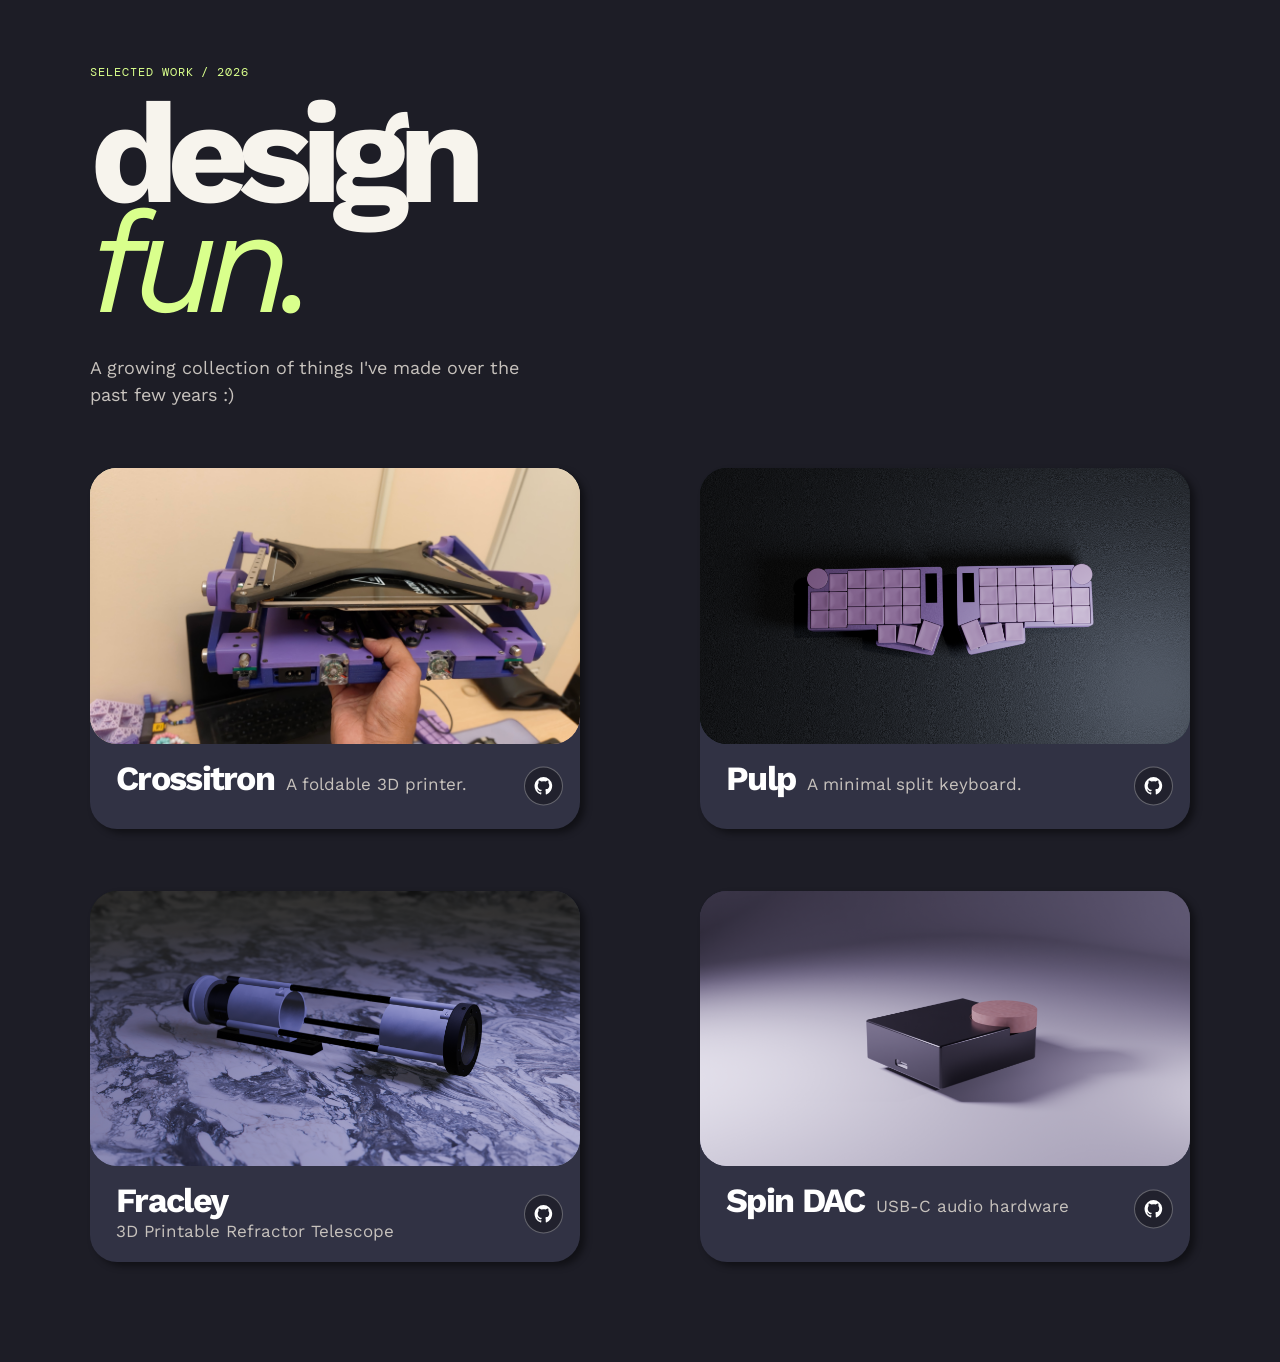
<file: index.html>
<!DOCTYPE html>
<html lang="en">
<head>
  <meta charset="UTF-8" />
  <meta name="viewport" content="width=device-width, initial-scale=1.0" />
  <title>design fun | portfolio</title>
  <meta name="description" content="Selected engineering work: open-source hardware, custom PCBs, CAD, and 3D-printed projects. Keyboards, audio hardware, and telescopes." />
  <meta name="theme-color" content="#1d1d26" />
  <link rel="icon" href="favicon.svg" type="image/svg+xml" />
  <meta property="og:type" content="website" />
  <meta property="og:site_name" content="design fun" />
  <meta property="og:title" content="design fun | portfolio" />
  <meta property="og:description" content="Selected engineering work: open-source hardware, custom PCBs, CAD, and 3D-printed projects." />
  <meta property="og:url" content="https://maker.auroraa.space/" />
  <link rel="canonical" href="https://maker.auroraa.space/" />
  <meta property="og:image" content="https://maker.auroraa.space/images/pulp/keyboard.png" />
  <meta name="twitter:card" content="summary_large_image" />
  <link rel="preconnect" href="https://fonts.googleapis.com">
  <link rel="preconnect" href="https://fonts.gstatic.com" crossorigin>
  <link href="https://fonts.googleapis.com/css2?family=DM+Mono&family=Work+Sans:wght@400;500;600;700&display=swap" rel="stylesheet">
  <link rel="stylesheet" href="styles.css" />
</head>
<body class="home-page">
  <main class="container">
    <header class="site-header">
      <p class="eyebrow">selected work / 2026</p>
      <h1>design<br><em>fun.</em></h1>
      <p class="intro">A growing collection of things I've made over the past few years :)</p>
    </header>
    <section aria-label="Projects"><div id="projects-grid" class="projects-grid"></div></section>
  </main>
  <script src="script.js"></script>
</body>
</html>
</file>
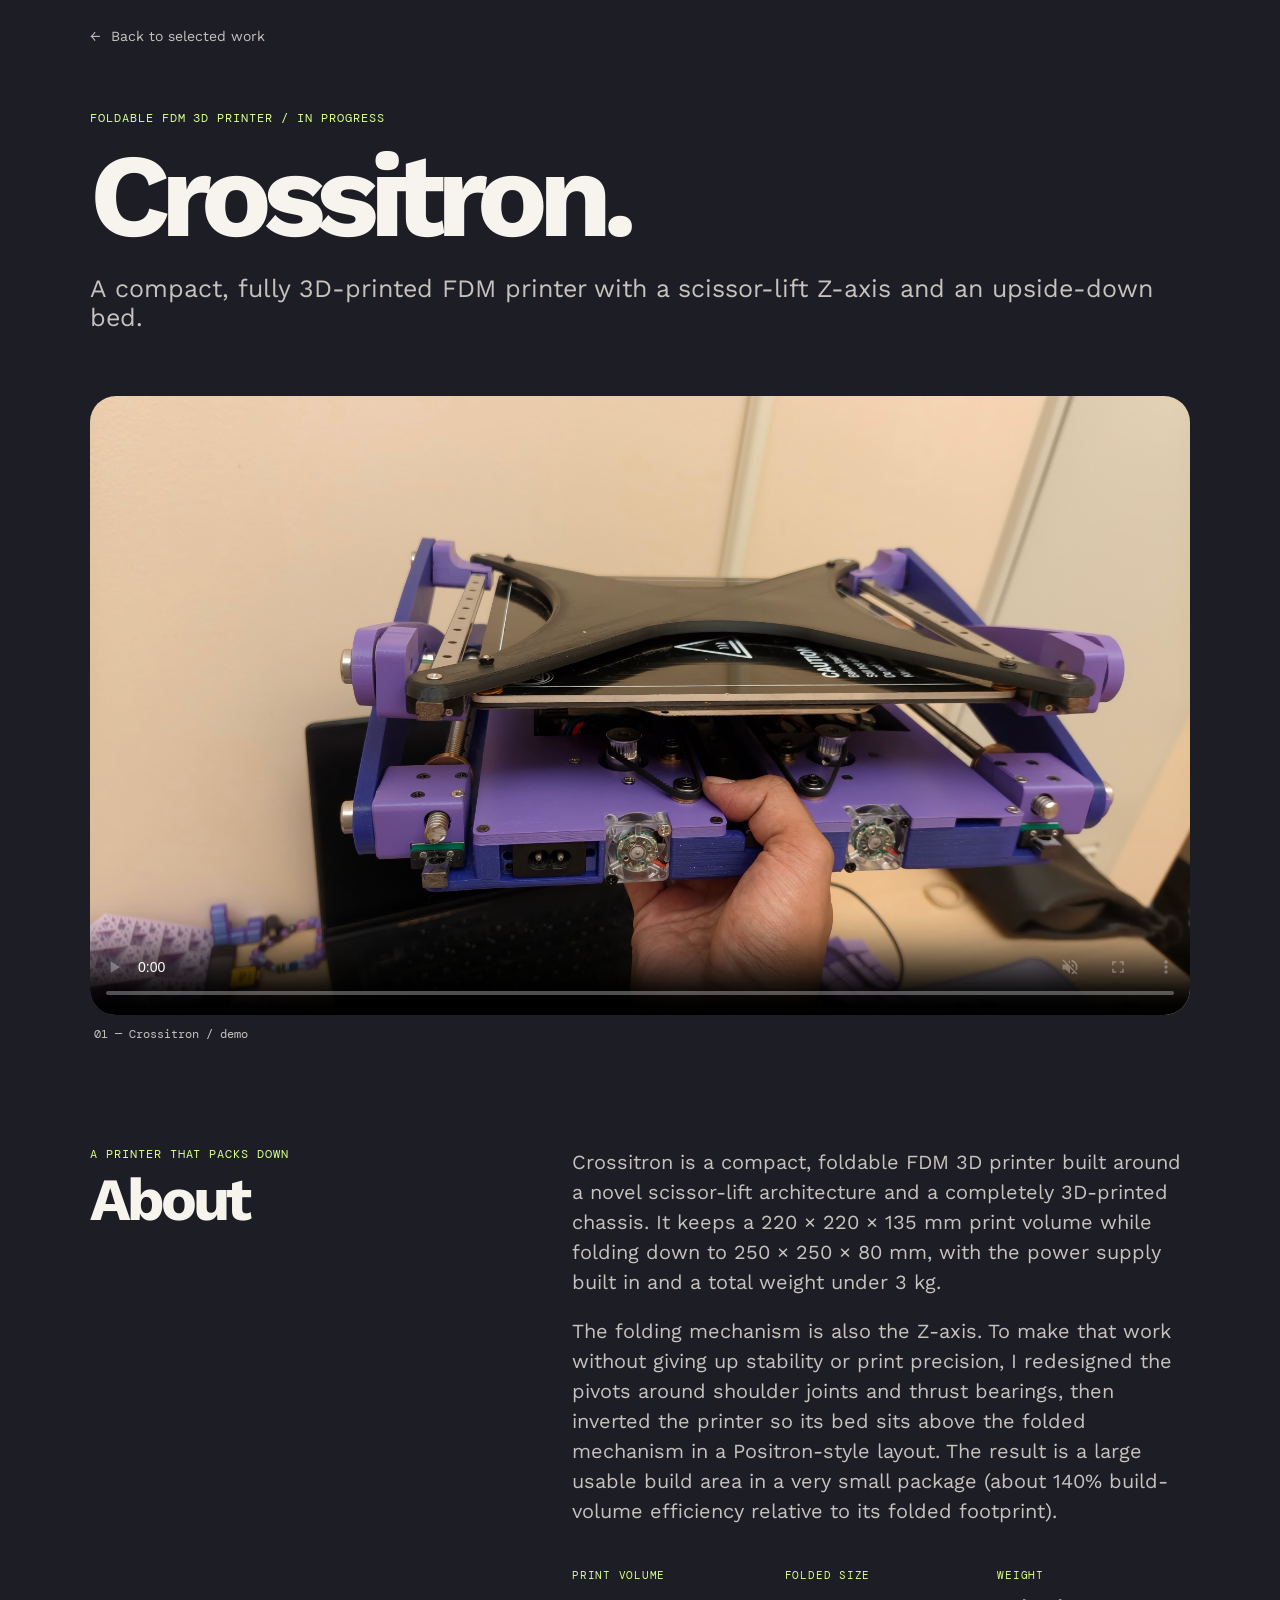
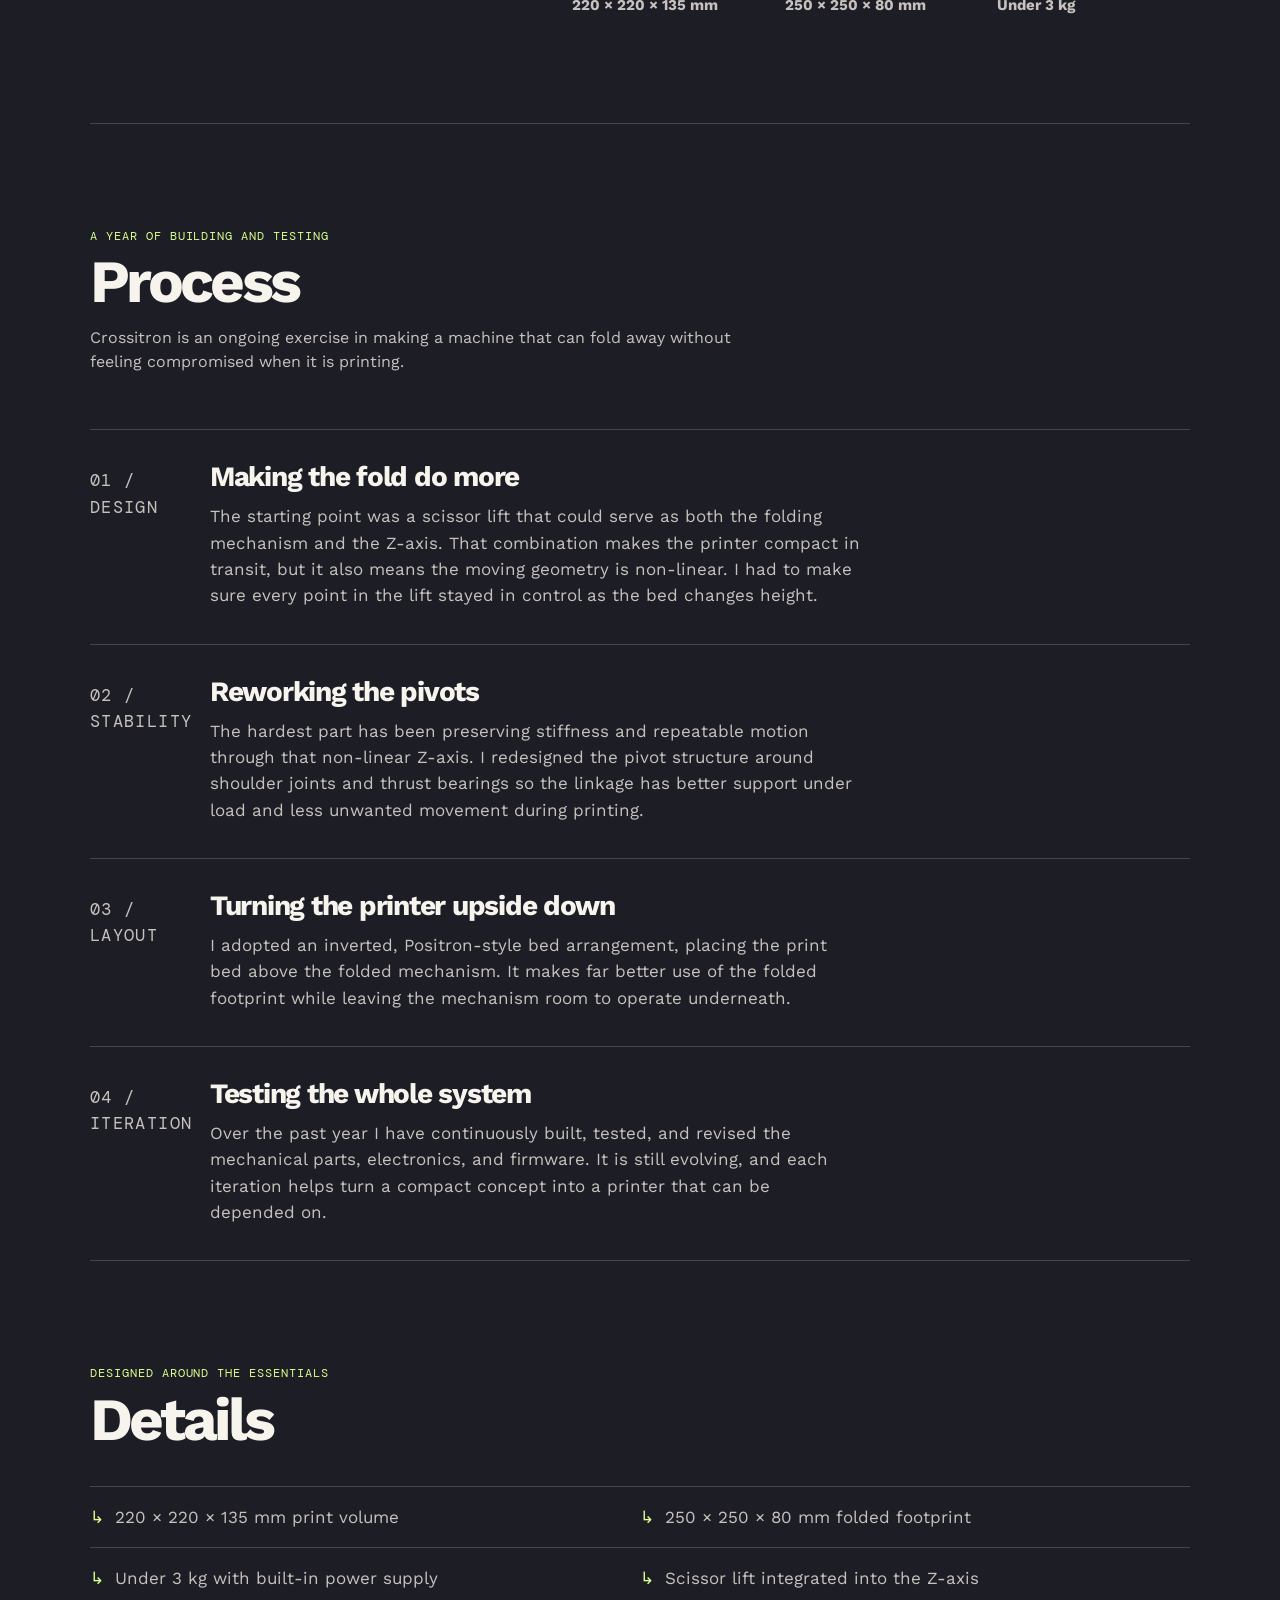
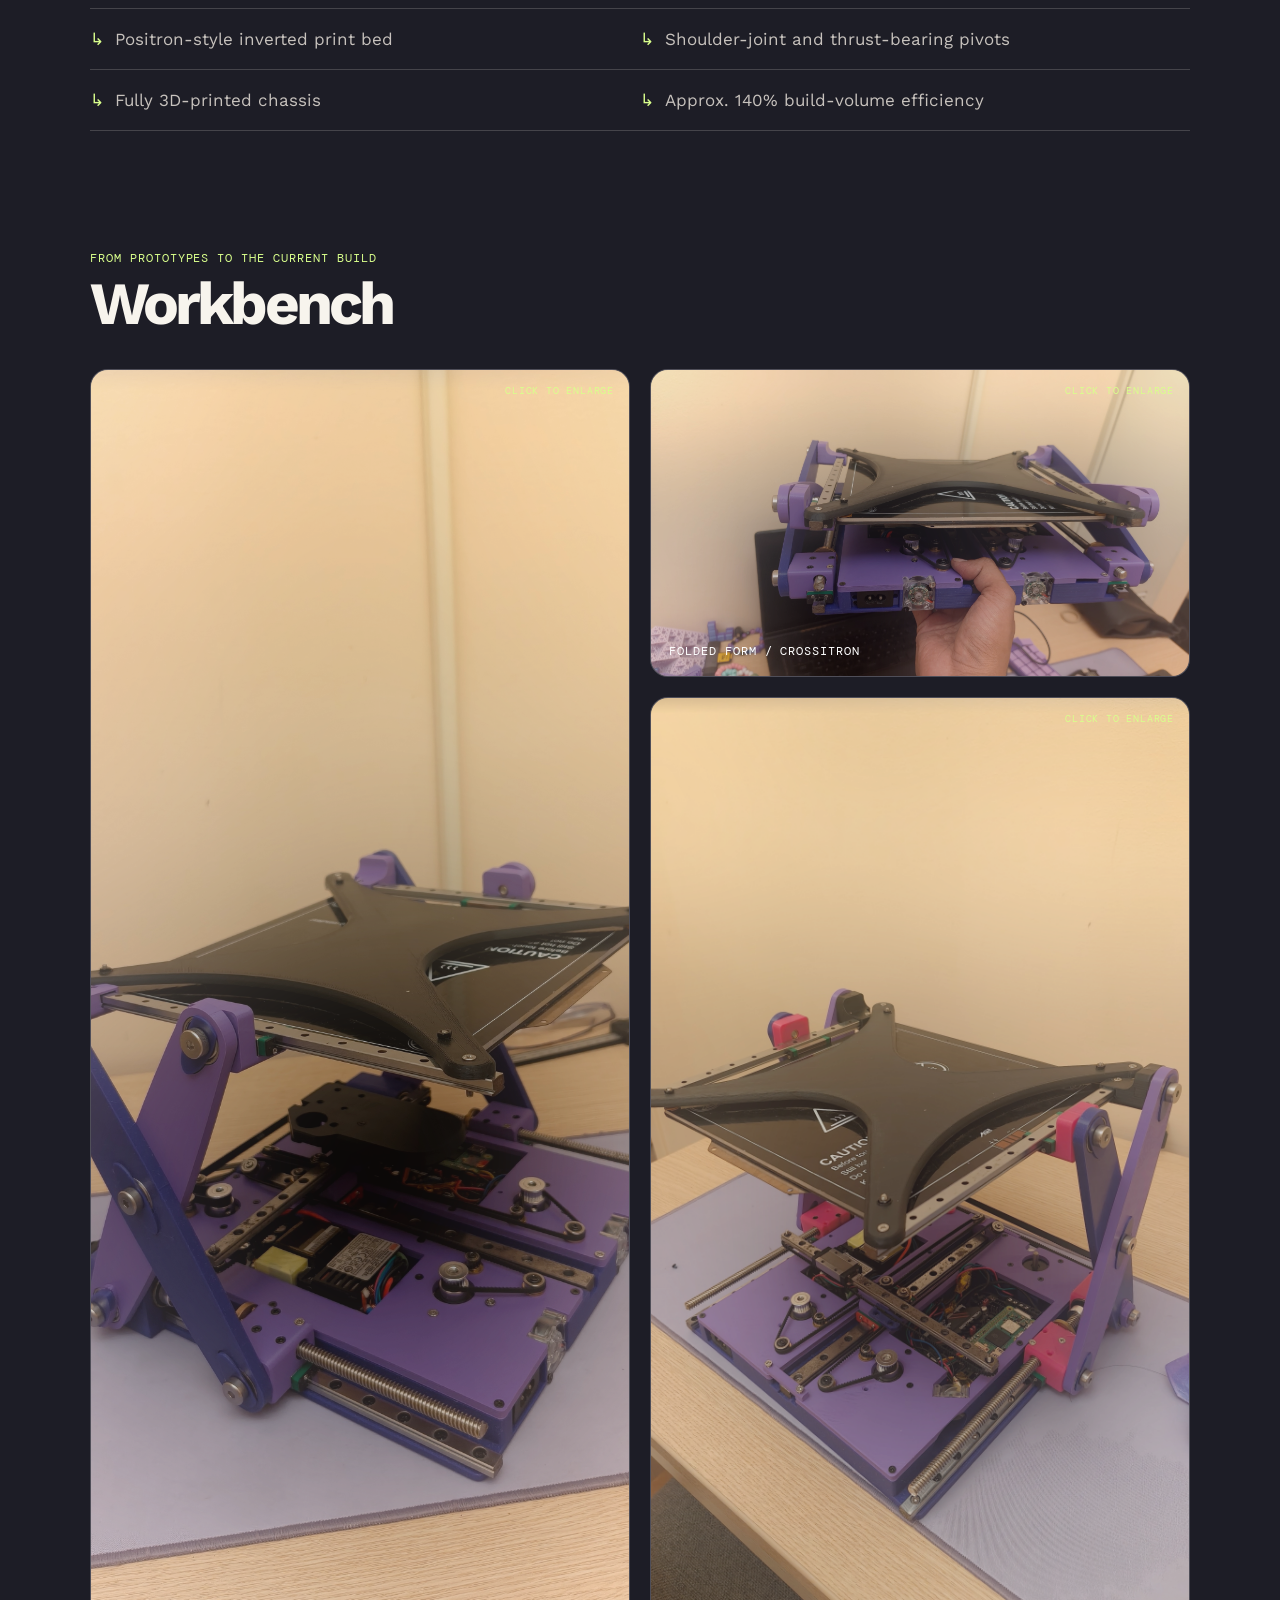
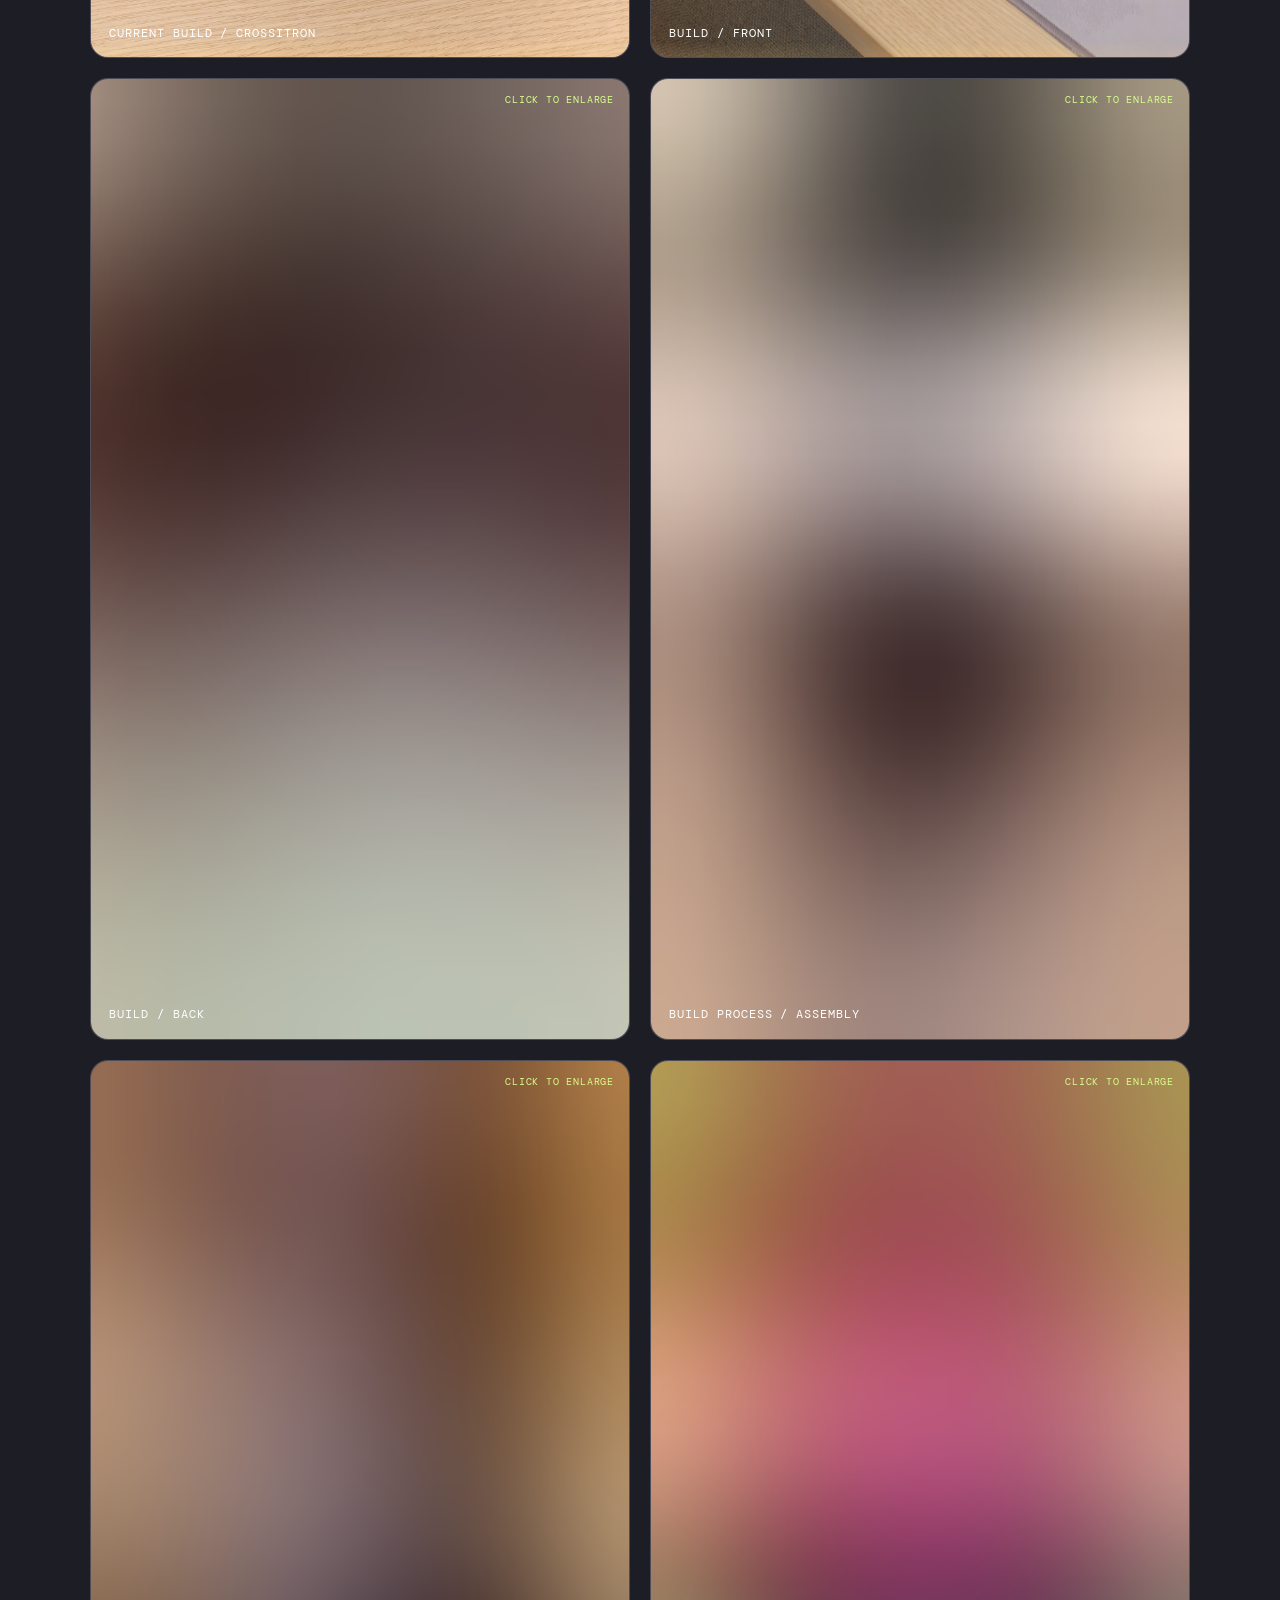
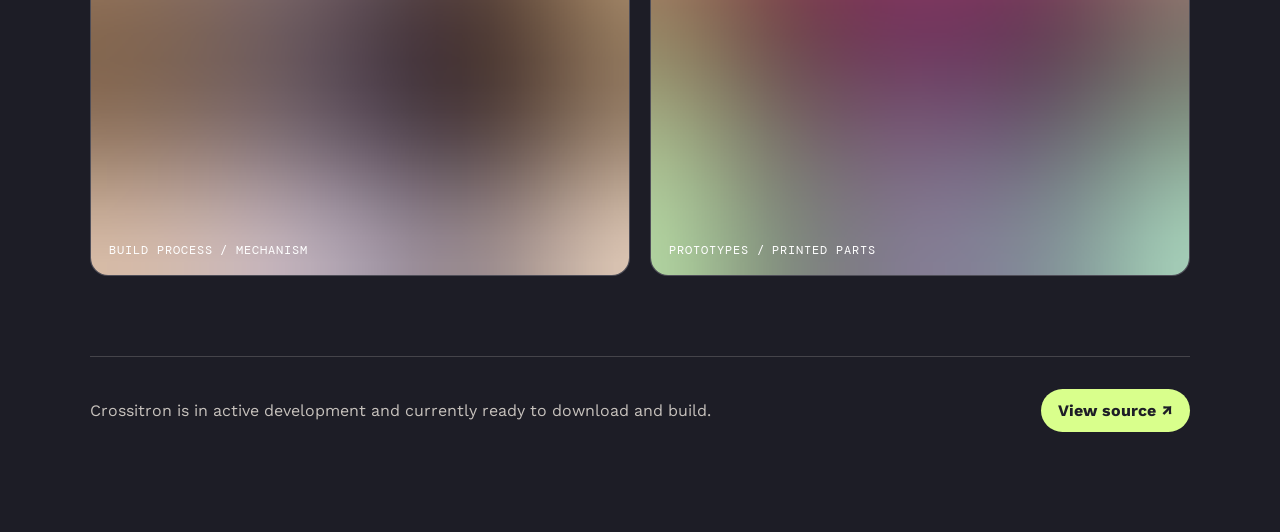
<file: crossitron.html>
<!DOCTYPE html>
<html lang="en">
<head>
  <meta charset="UTF-8" />
  <meta name="viewport" content="width=device-width, initial-scale=1.0" />
  <title>Crossitron | design fun</title>
  <meta name="description" content="Crossitron: a compact foldable FDM 3D printer with a scissor-lift Z-axis, inverted bed, and fully 3D-printed chassis." />
  <meta name="theme-color" content="#1d1d26" />
  <link rel="icon" href="favicon.svg" type="image/svg+xml" />
  <meta property="og:type" content="article" />
  <meta property="og:site_name" content="design fun" />
  <meta property="og:title" content="Crossitron | design fun" />
  <meta property="og:description" content="A compact foldable FDM 3D printer with a scissor-lift Z-axis and inverted bed." />
  <meta property="og:url" content="https://maker.auroraa.space/crossitron" />
  <link rel="canonical" href="https://maker.auroraa.space/crossitron" />
  <meta property="og:image" content="https://maker.auroraa.space/images/crossitron/final-build-folded.jpg" />
  <meta name="twitter:card" content="summary_large_image" />
  <link rel="preconnect" href="https://fonts.googleapis.com">
  <link rel="preconnect" href="https://fonts.gstatic.com" crossorigin>
  <link href="https://fonts.googleapis.com/css2?family=DM+Mono&family=Work+Sans:wght@400;500;600;700&display=swap" rel="stylesheet">
  <link rel="stylesheet" href="styles.css" />
</head>
<body class="project-page" data-project="crossitron"><main id="project-detail"></main><script src="script.js"></script></body>
</html>
</file>
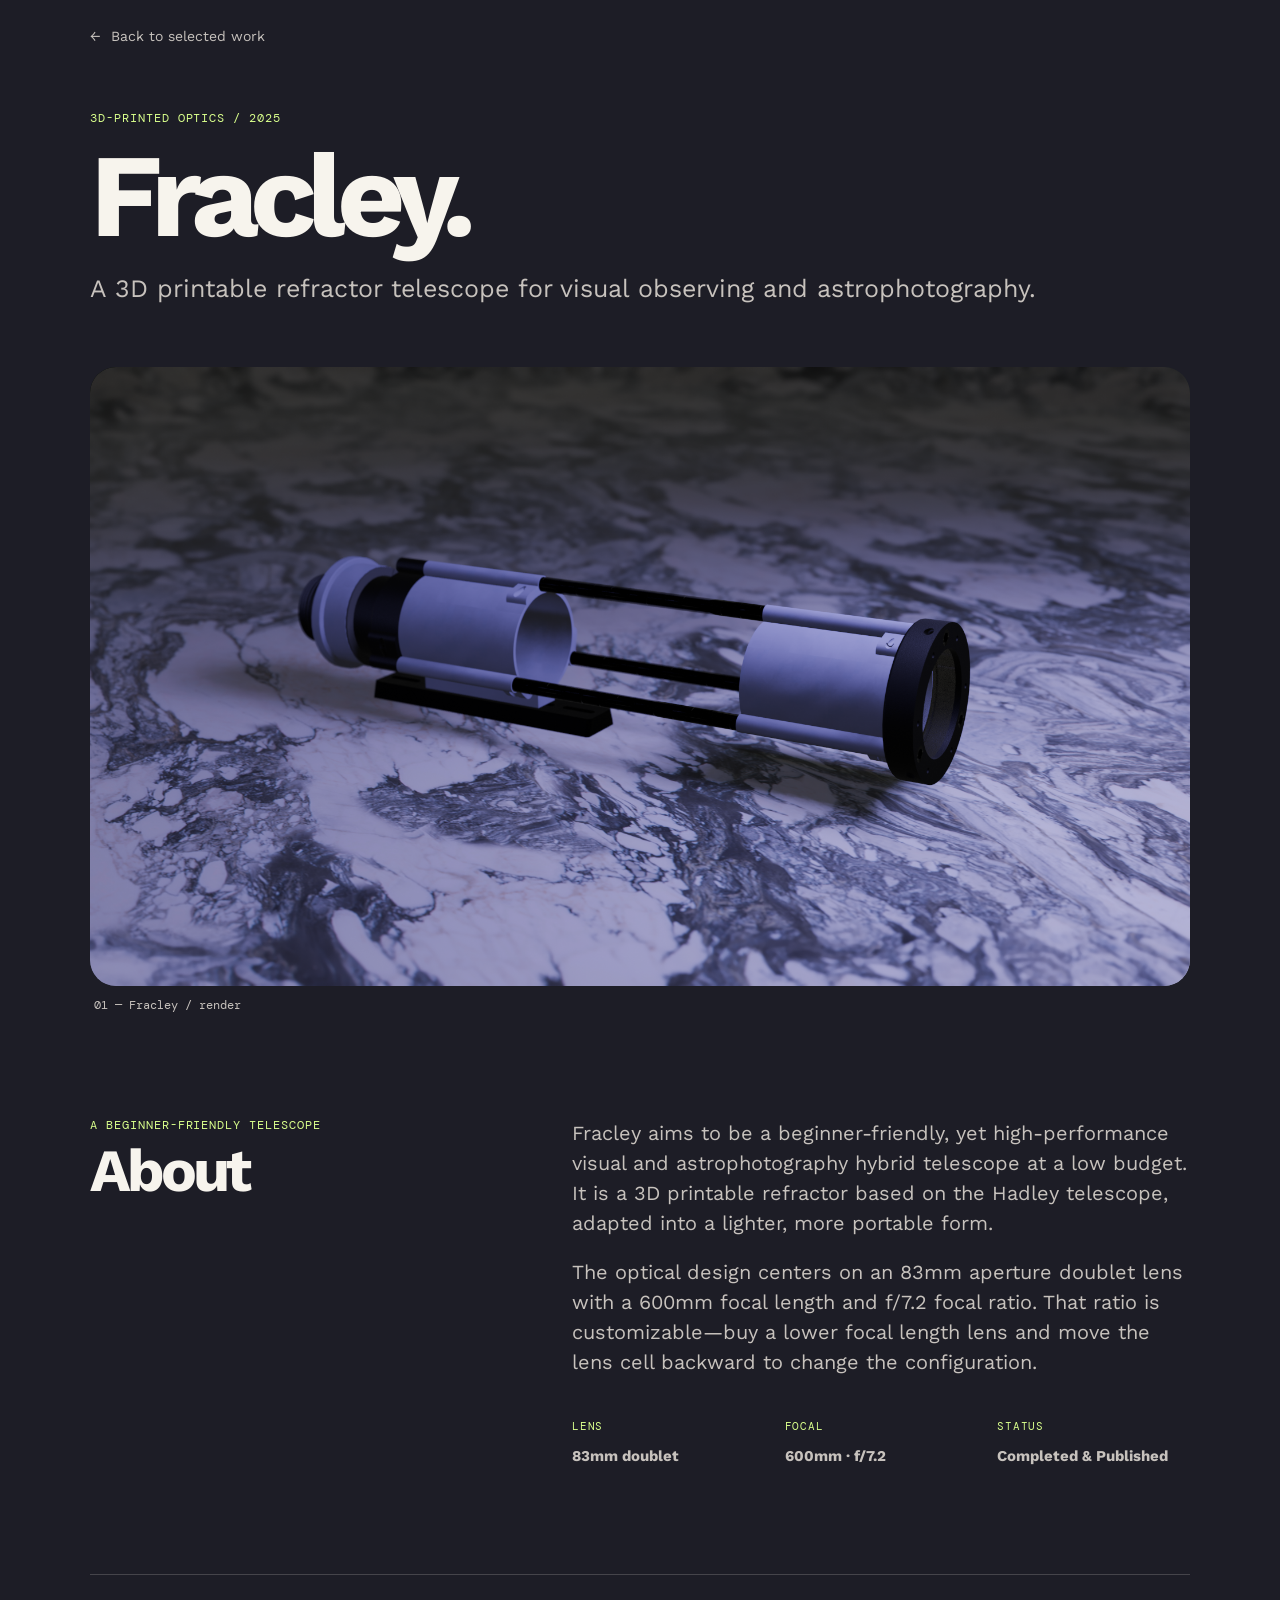
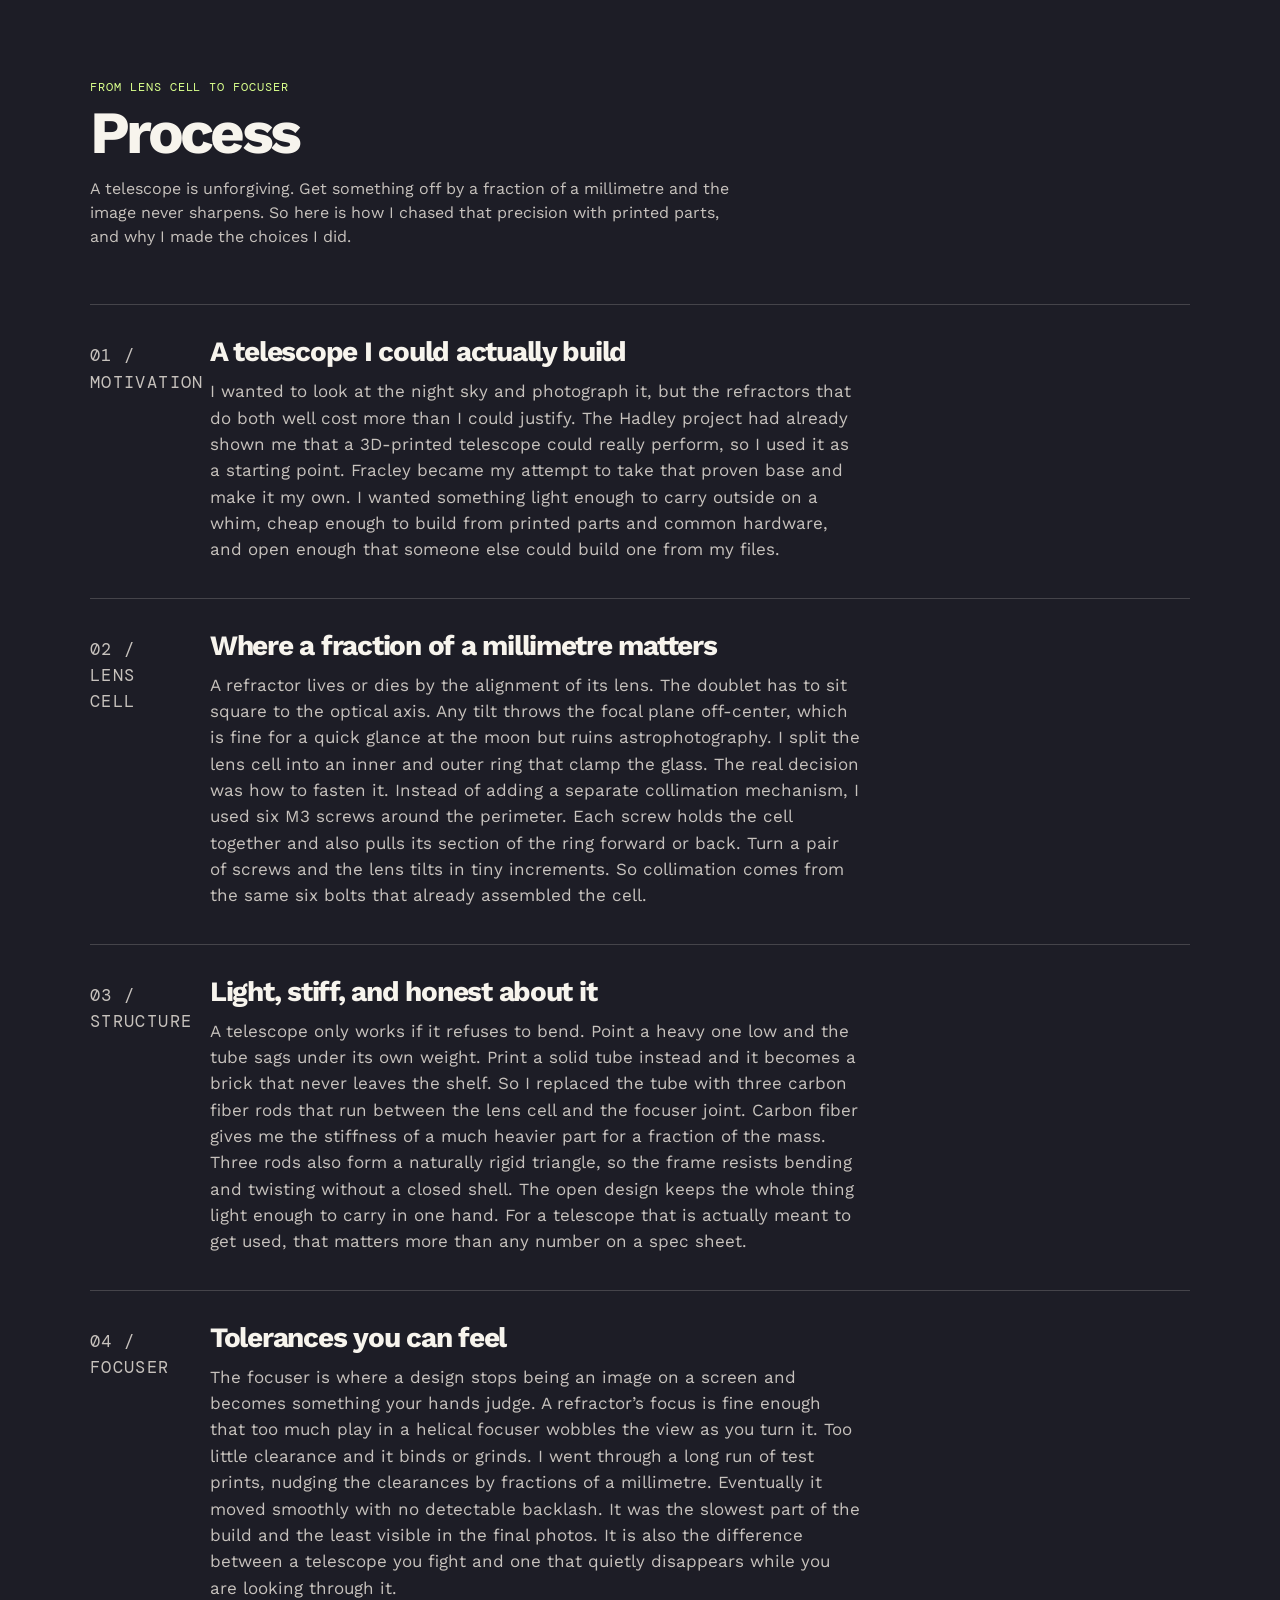
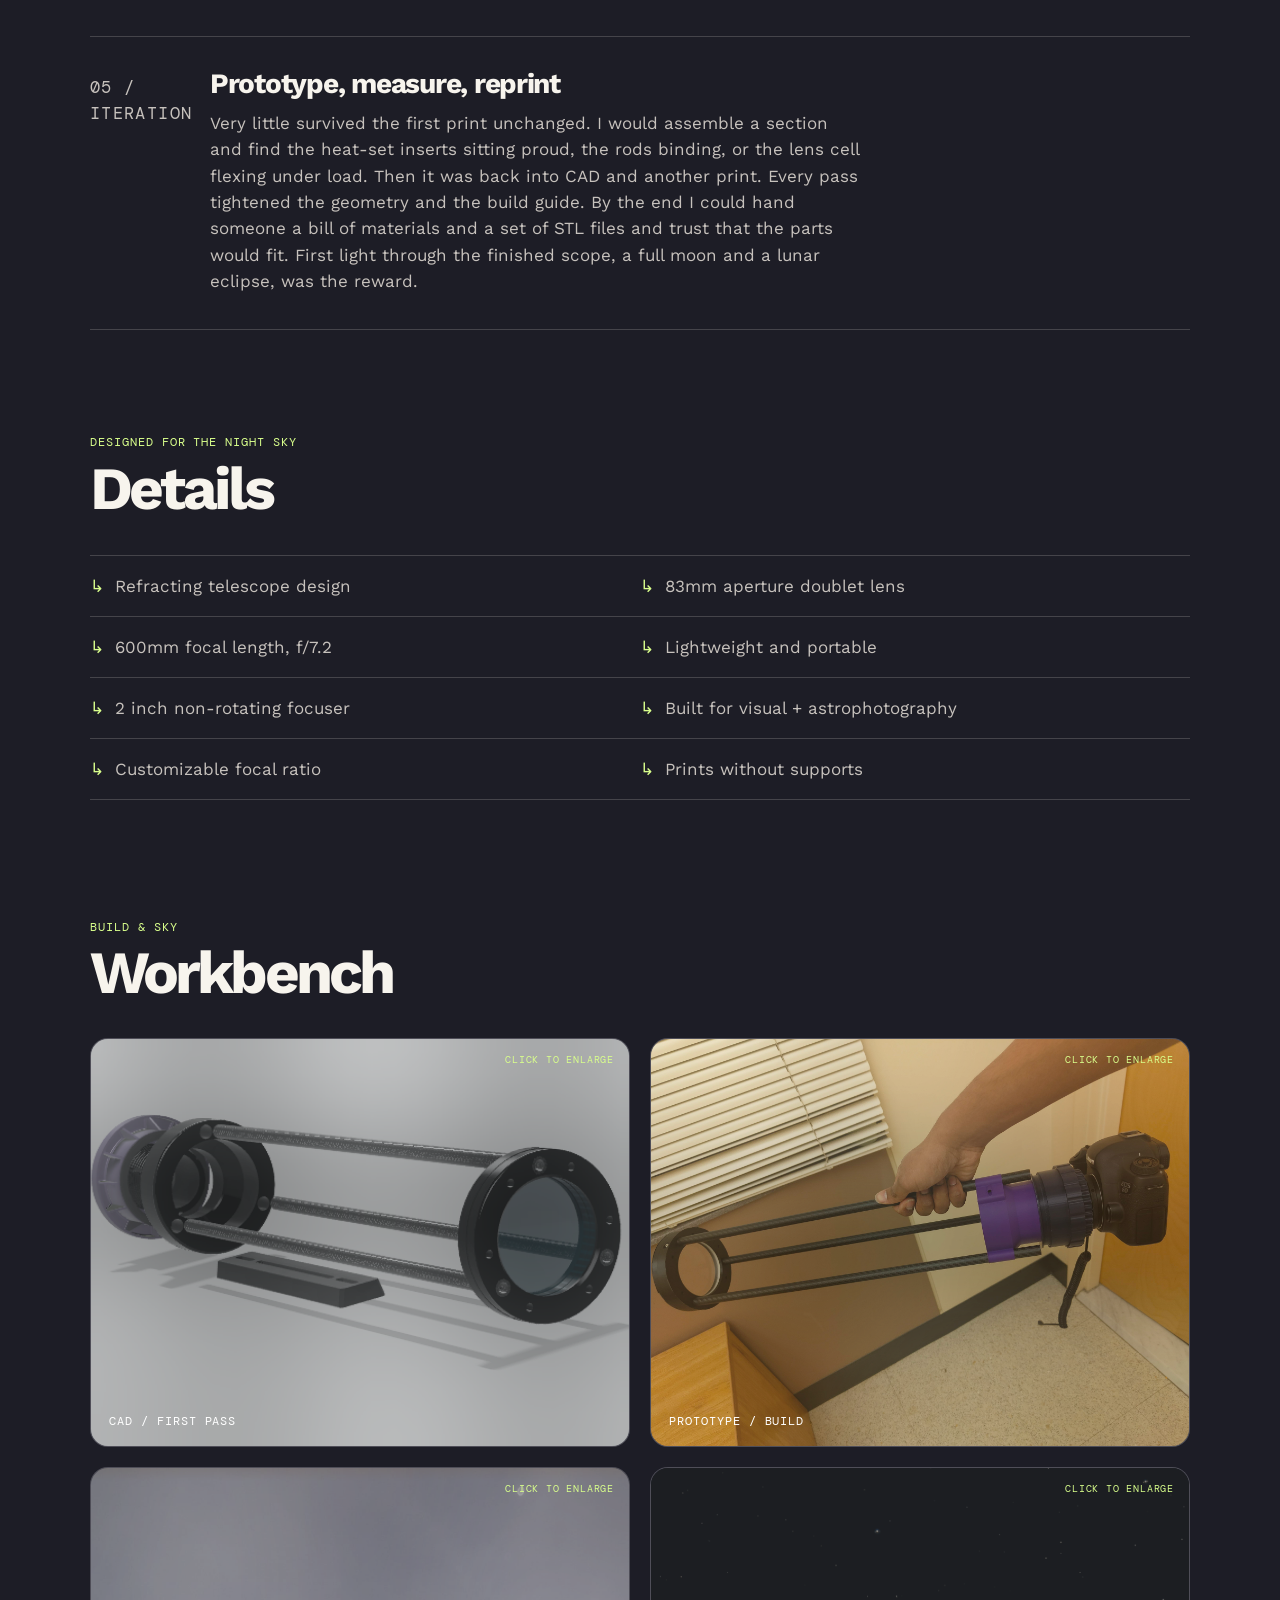
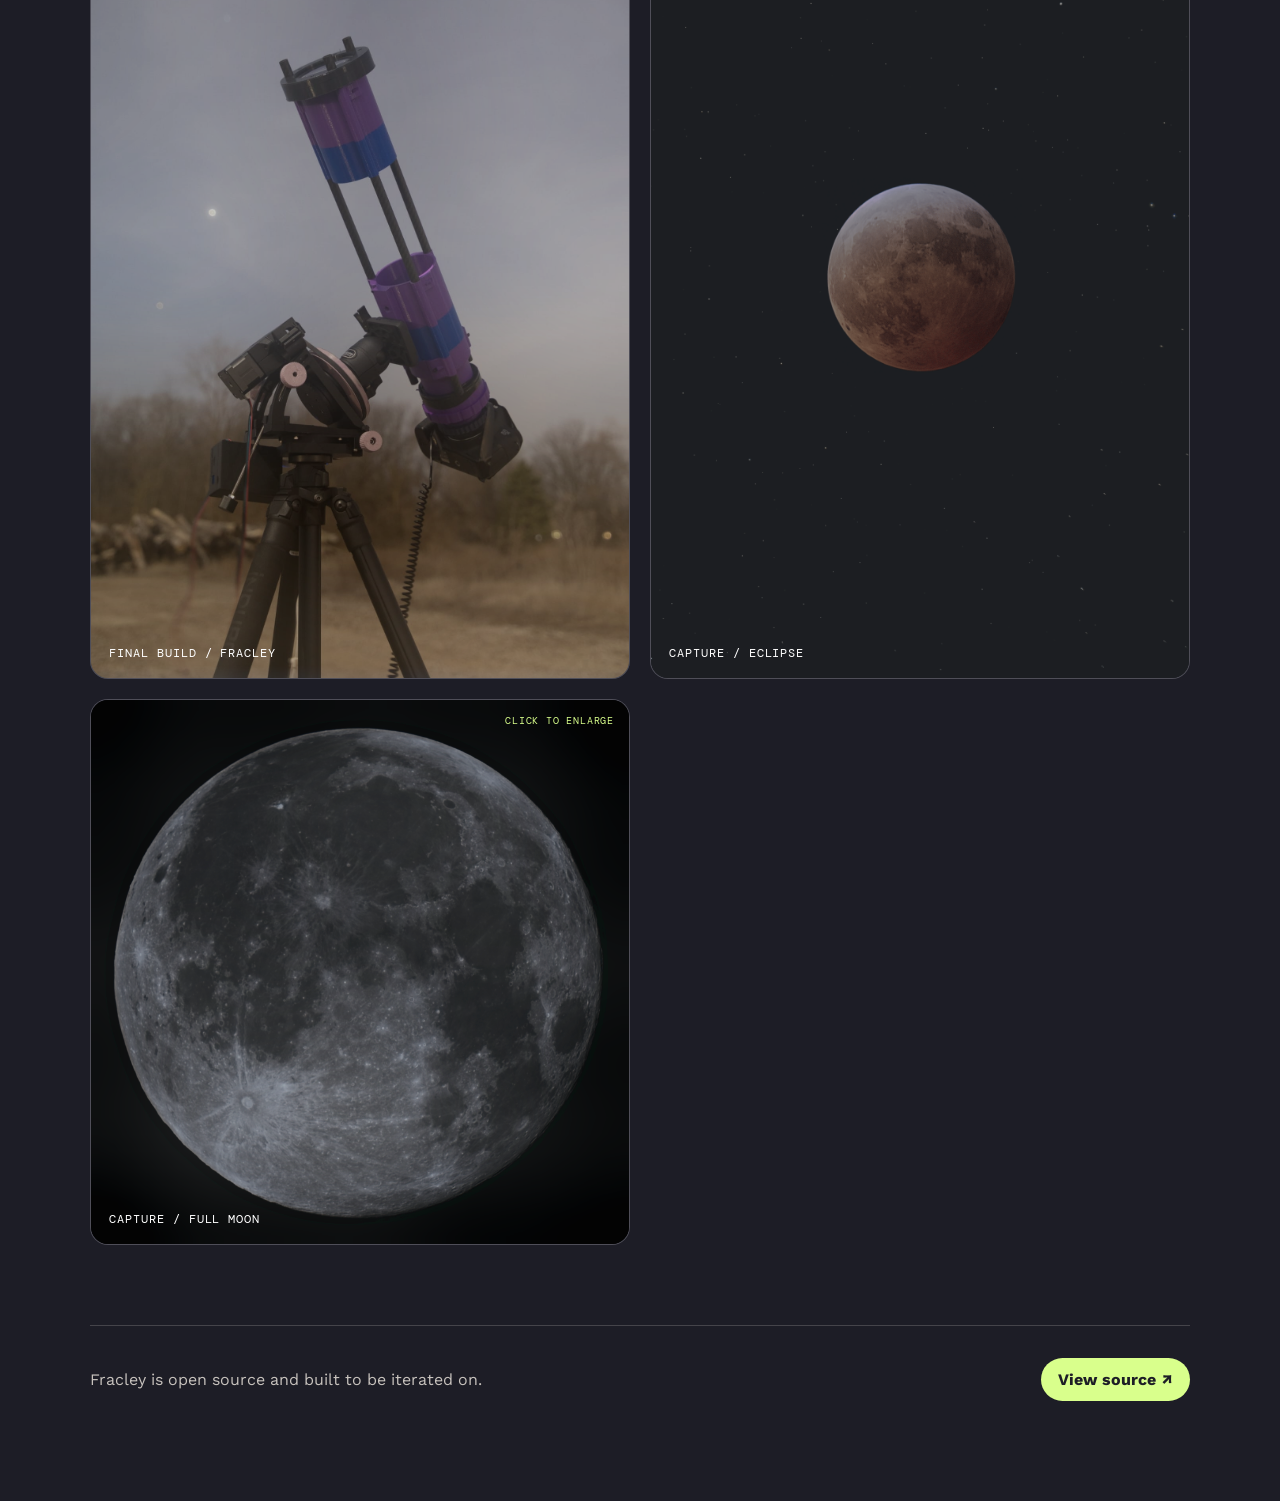
<file: fracley.html>
<!DOCTYPE html>
<html lang="en">
<head>
  <meta charset="UTF-8" />
  <meta name="viewport" content="width=device-width, initial-scale=1.0" />
  <title>Fracley | design fun</title>
  <meta name="description" content="Fracley: a 3D printable refractor telescope based on the Hadley design, with an 83mm doublet lens and a 2-inch non-rotating focuser for visual and astrophotography use." />
  <meta name="theme-color" content="#1d1d26" />
  <link rel="icon" href="favicon.svg" type="image/svg+xml" />
  <meta property="og:type" content="article" />
  <meta property="og:site_name" content="design fun" />
  <meta property="og:title" content="Fracley | design fun" />
  <meta property="og:description" content="A 3D printable refractor telescope for visual observing and astrophotography." />
  <meta property="og:url" content="https://maker.auroraa.space/fracley" />
  <link rel="canonical" href="https://maker.auroraa.space/fracley" />
  <meta property="og:image" content="https://maker.auroraa.space/images/fracley/fracley.png" />
  <meta name="twitter:card" content="summary_large_image" />
  <link rel="preconnect" href="https://fonts.googleapis.com">
  <link rel="preconnect" href="https://fonts.gstatic.com" crossorigin>
  <link href="https://fonts.googleapis.com/css2?family=DM+Mono&family=Work+Sans:wght@400;500;600;700&display=swap" rel="stylesheet">
  <link rel="stylesheet" href="styles.css" />
</head>
<body class="project-page" data-project="fracley"><main id="project-detail"></main><script src="script.js"></script></body>
</html>
</file>
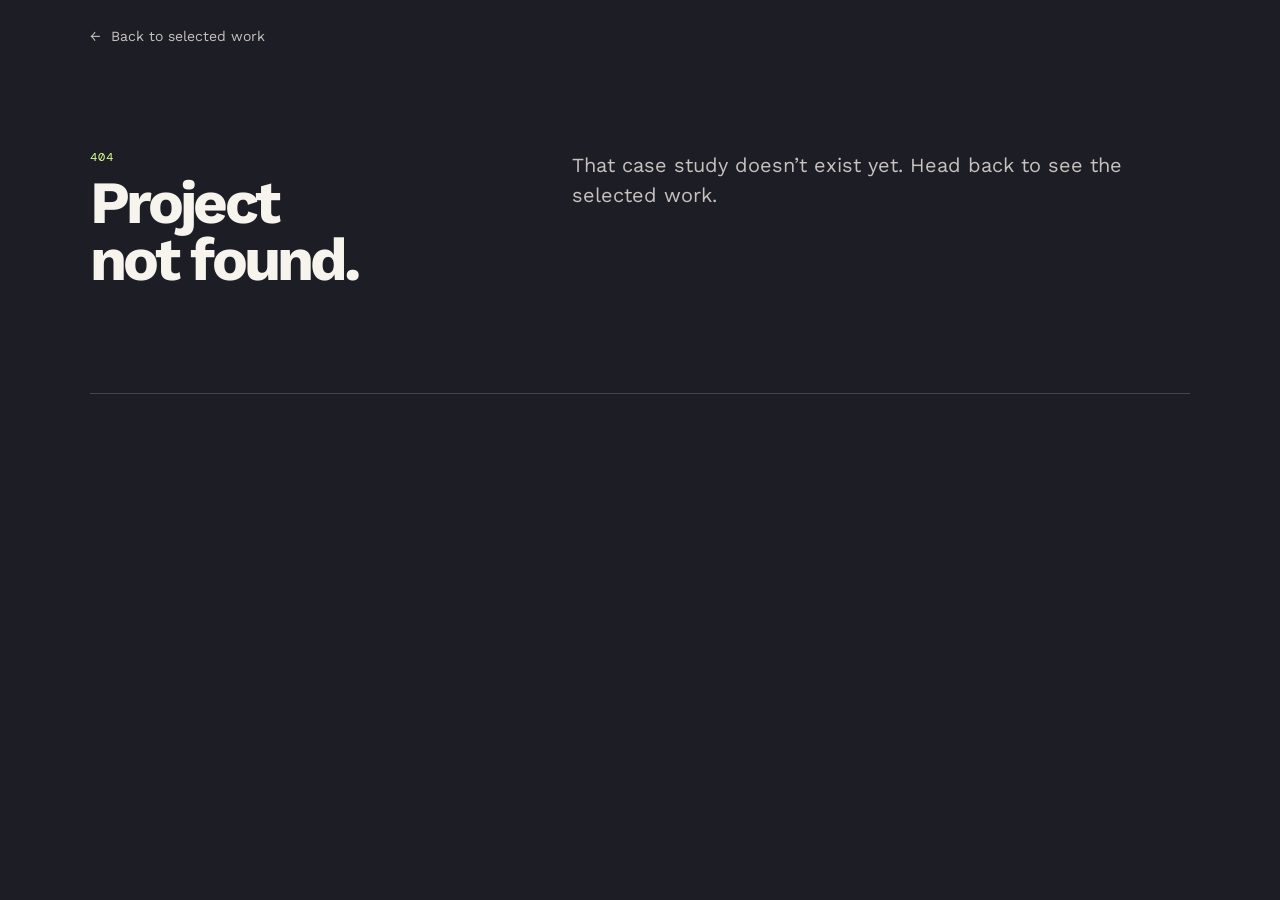
<file: project.html>
<!DOCTYPE html>
<html lang="en">
<head>
  <meta charset="UTF-8" />
  <meta name="viewport" content="width=device-width, initial-scale=1.0" />
  <title>Project | design fun</title>
  <meta name="description" content="Engineering case studies from design fun: open-source hardware, PCBs, CAD, and 3D-printed projects." />
  <meta name="theme-color" content="#1d1d26" />
  <link rel="icon" href="favicon.svg" type="image/svg+xml" />
  <meta property="og:type" content="article" />
  <meta property="og:site_name" content="design fun" />
  <meta property="og:title" content="Project | design fun" />
  <meta property="og:description" content="Engineering case studies from design fun." />
  <meta property="og:url" content="https://maker.auroraa.space/project" />
  <link rel="canonical" href="https://maker.auroraa.space/project" />
  <meta property="og:image" content="https://maker.auroraa.space/images/pulp/keyboard.png" />
  <meta name="twitter:card" content="summary_large_image" />
  <link rel="preconnect" href="https://fonts.googleapis.com">
  <link rel="preconnect" href="https://fonts.gstatic.com" crossorigin>
  <link href="https://fonts.googleapis.com/css2?family=DM+Mono&family=Work+Sans:wght@400;500;600;700&display=swap" rel="stylesheet">
  <link rel="stylesheet" href="styles.css" />
</head>
<body class="project-page"><main id="project-detail"></main><script src="script.js"></script></body>
</html>
</file>
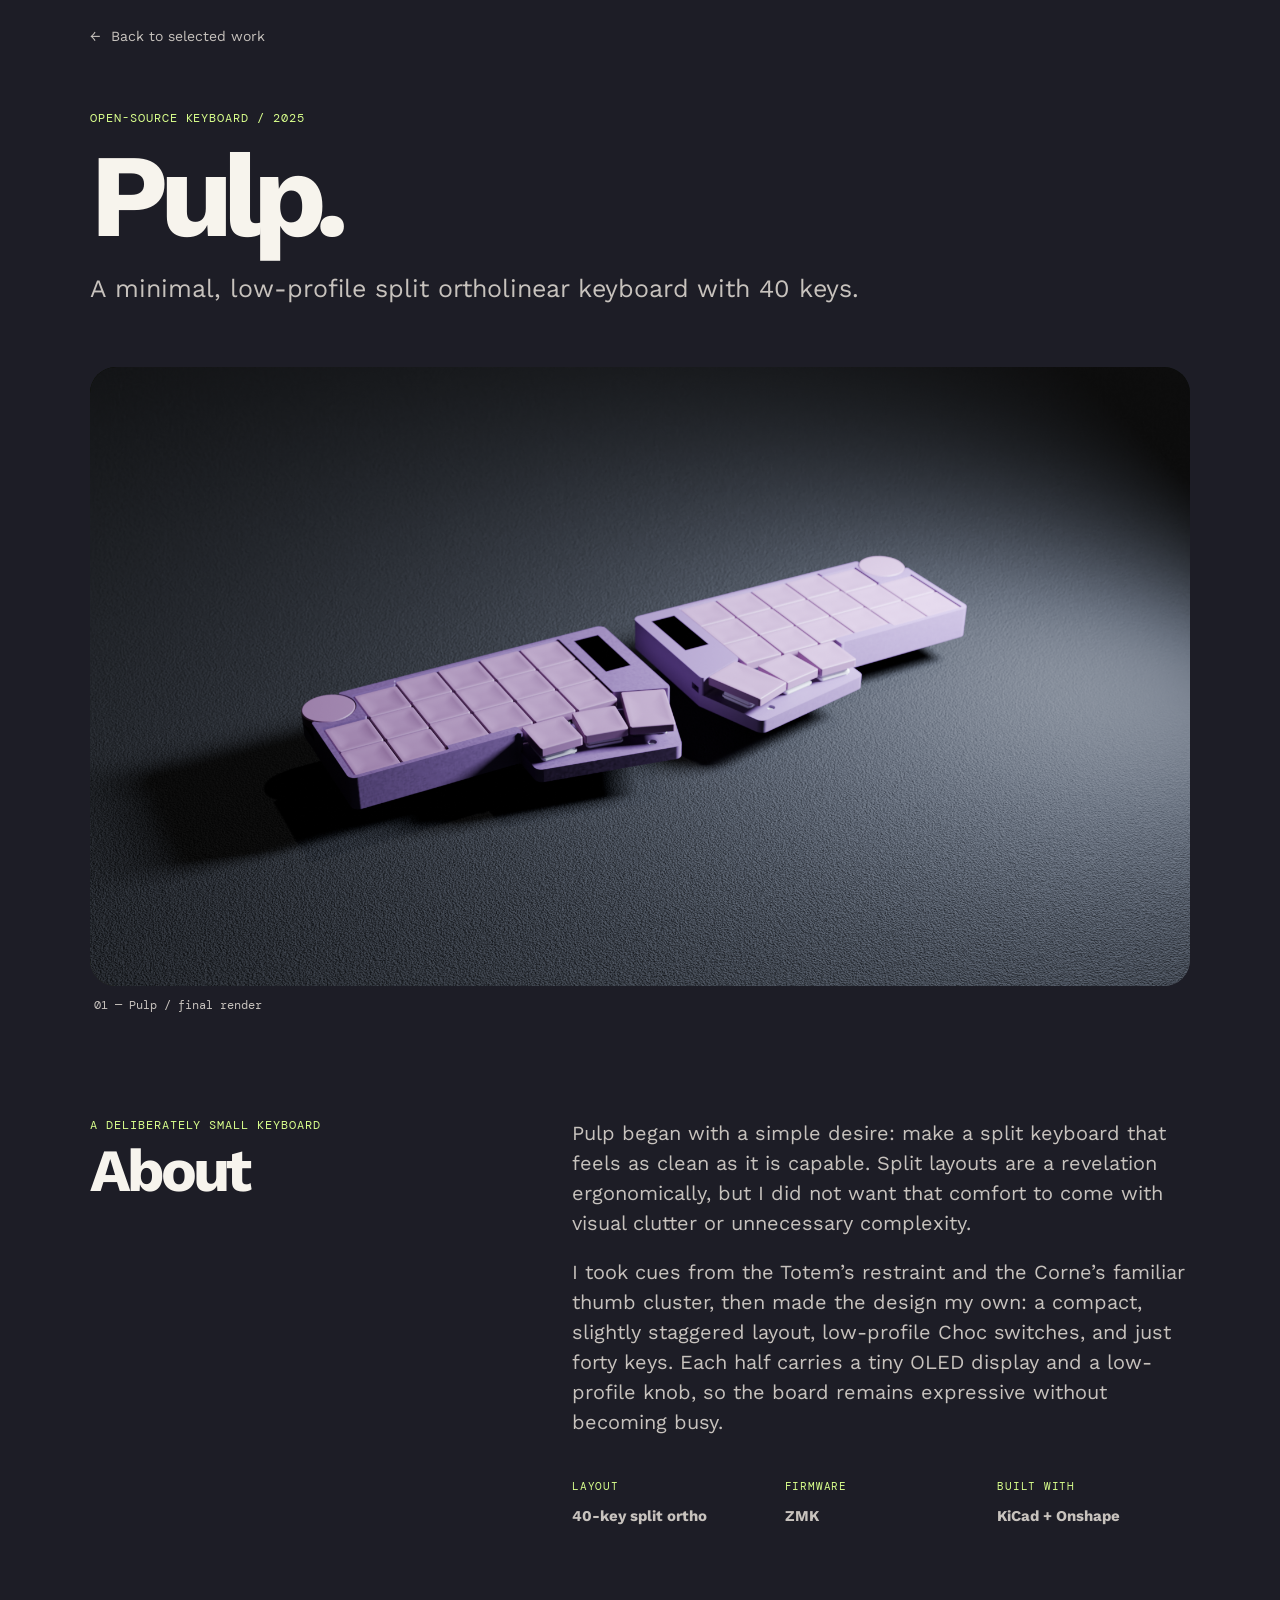
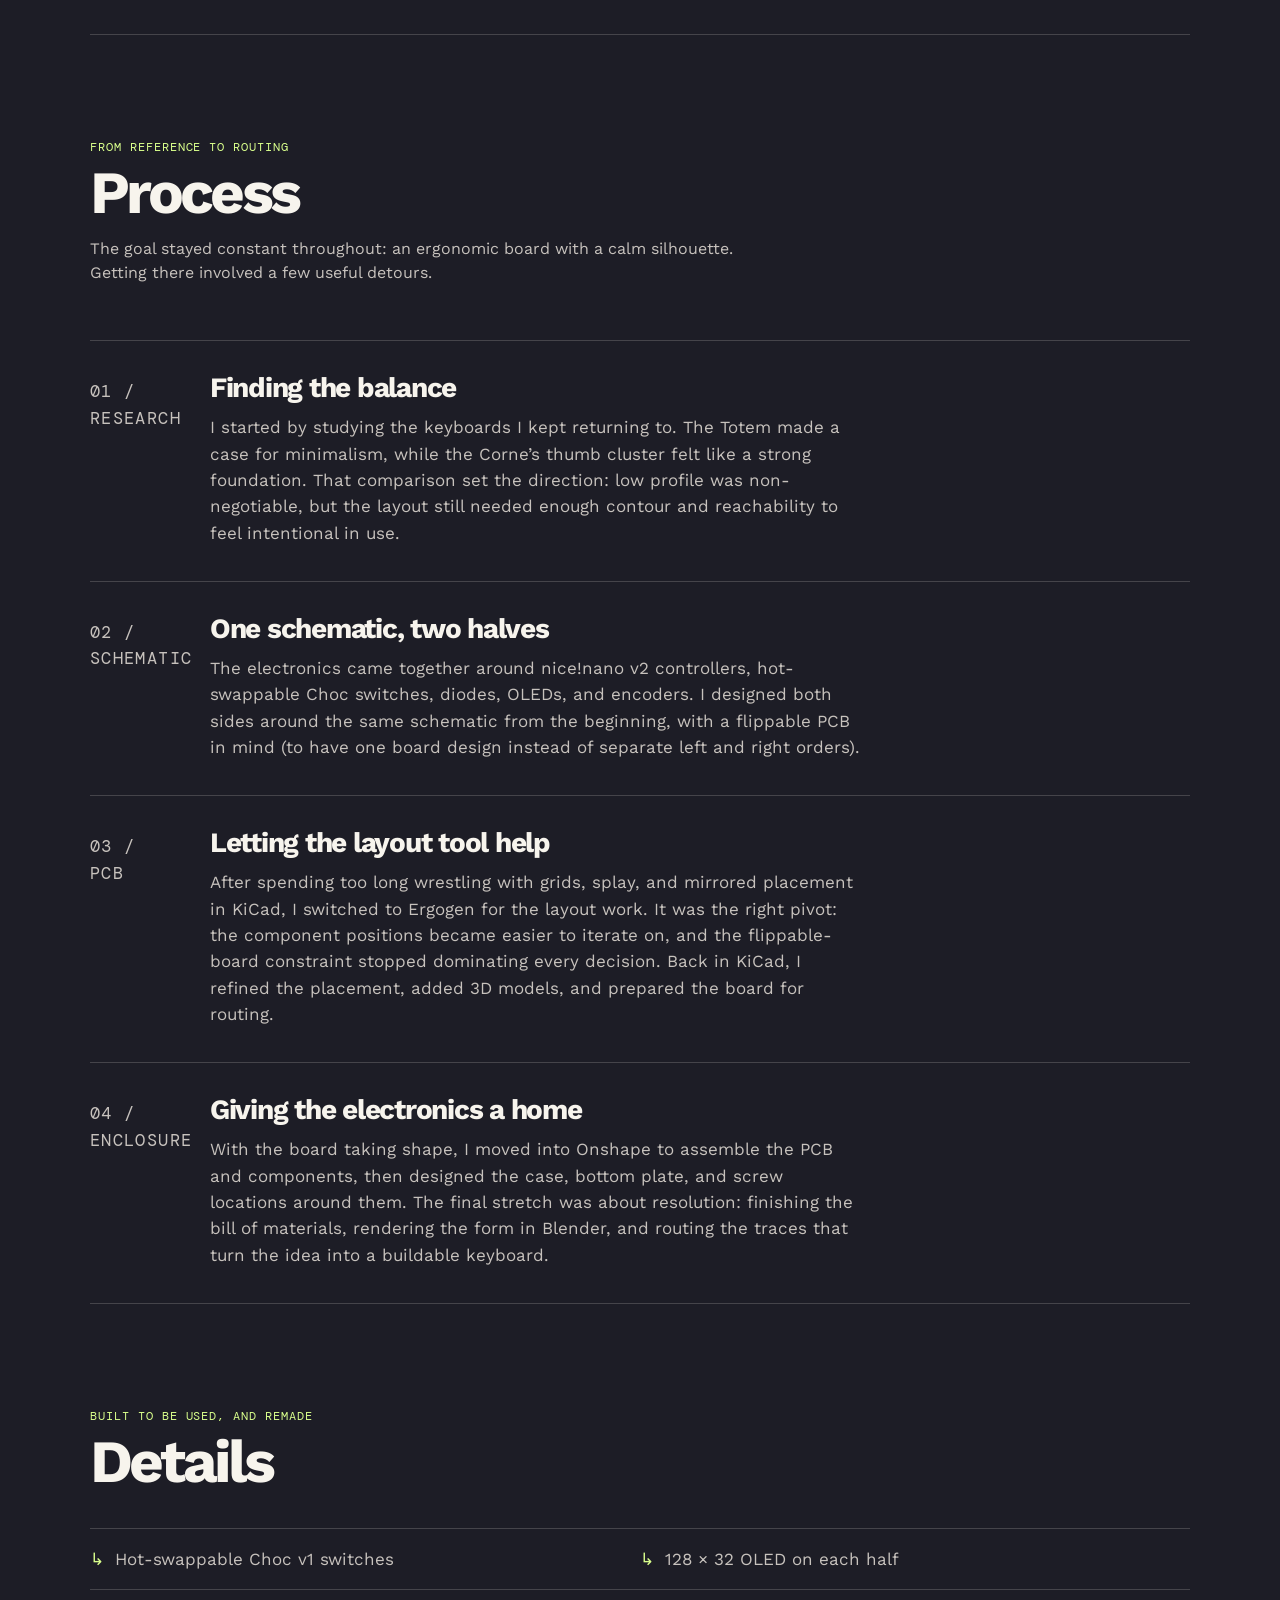
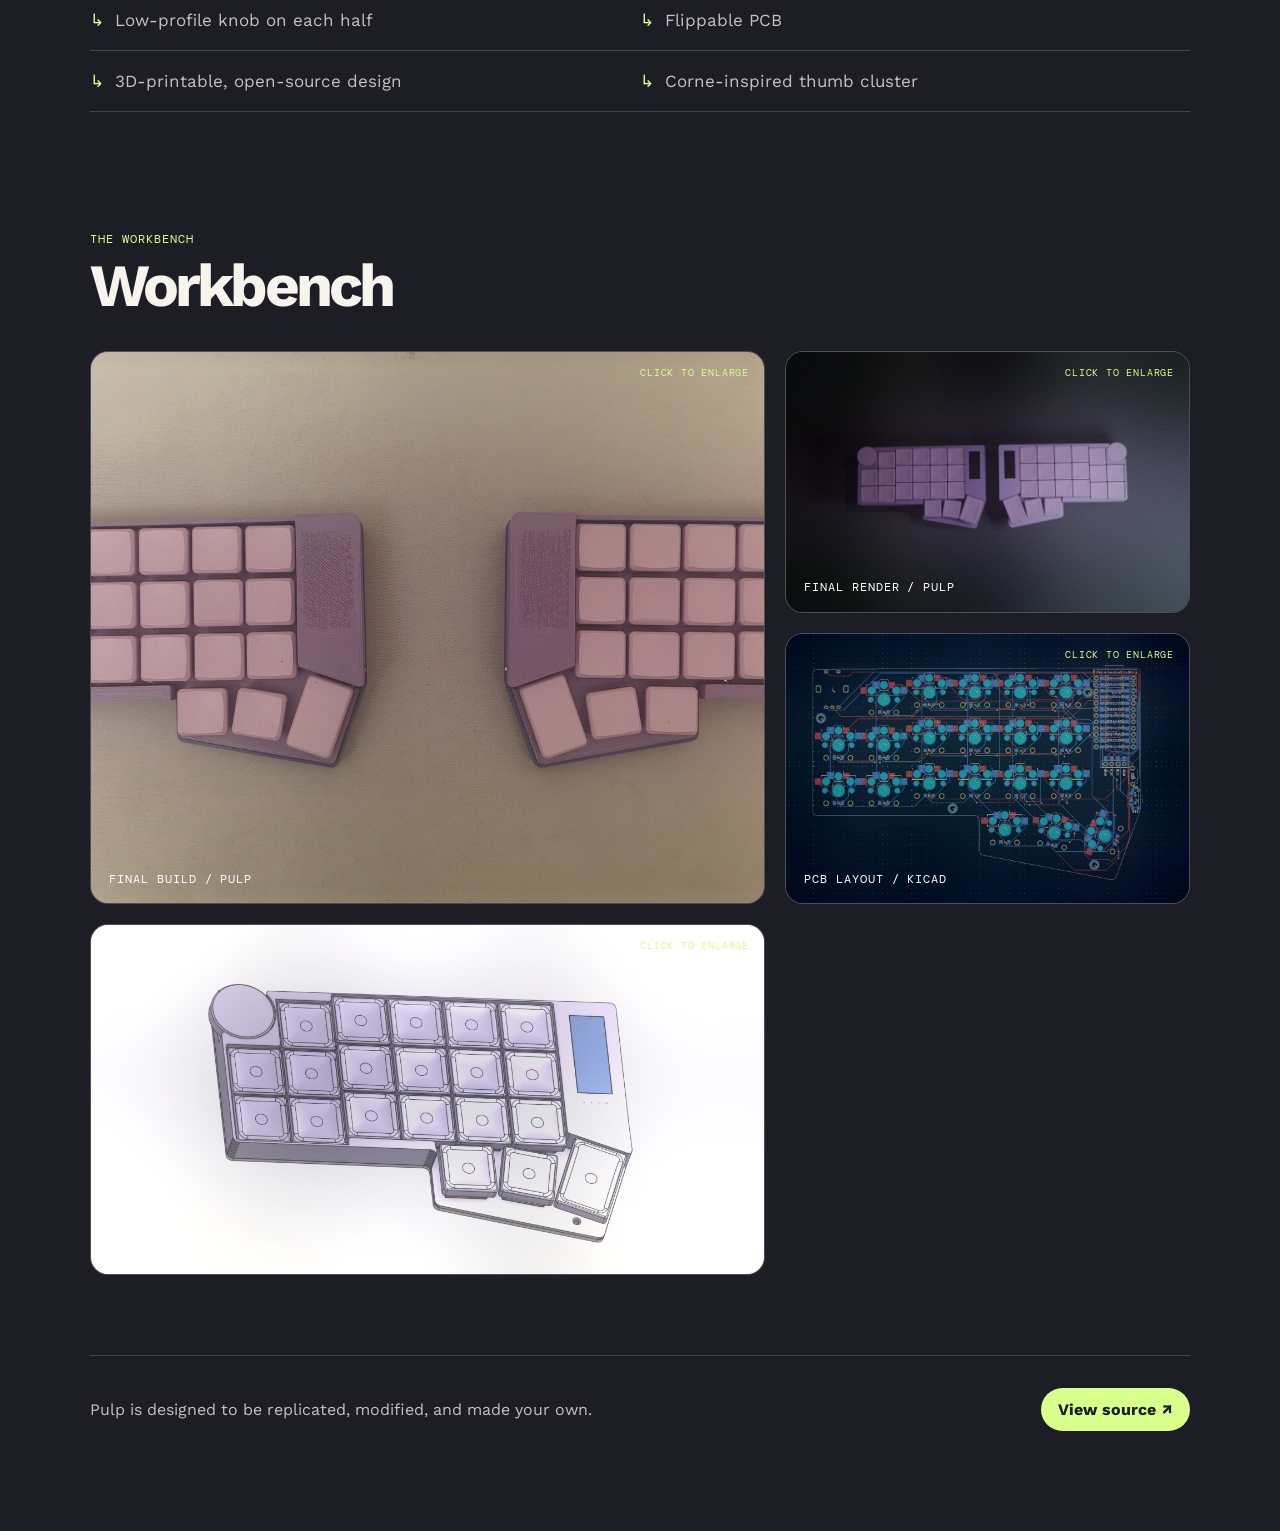
<file: pulp.html>
<!DOCTYPE html>
<html lang="en">
<head>
  <meta charset="UTF-8" />
  <meta name="viewport" content="width=device-width, initial-scale=1.0" />
  <title>Pulp | design fun</title>
  <meta name="description" content="Pulp: a minimal, low-profile split ortholinear keyboard with 40 keys, ZMK firmware, and a flippable PCB. Designed in KiCad and Onshape." />
  <meta name="theme-color" content="#1d1d26" />
  <link rel="icon" href="favicon.svg" type="image/svg+xml" />
  <meta property="og:type" content="article" />
  <meta property="og:site_name" content="design fun" />
  <meta property="og:title" content="Pulp | design fun" />
  <meta property="og:description" content="A minimal, low-profile split ortholinear keyboard with 40 keys." />
  <meta property="og:url" content="https://maker.auroraa.space/pulp" />
  <link rel="canonical" href="https://maker.auroraa.space/pulp" />
  <meta property="og:image" content="https://maker.auroraa.space/images/pulp/keyboard.png" />
  <meta name="twitter:card" content="summary_large_image" />
  <link rel="preconnect" href="https://fonts.googleapis.com">
  <link rel="preconnect" href="https://fonts.gstatic.com" crossorigin>
  <link href="https://fonts.googleapis.com/css2?family=DM+Mono&family=Work+Sans:wght@400;500;600;700&display=swap" rel="stylesheet">
  <link rel="stylesheet" href="styles.css" />
</head>
<body class="project-page" data-project="pulp"><main id="project-detail"></main><script src="script.js"></script></body>
</html>
</file>
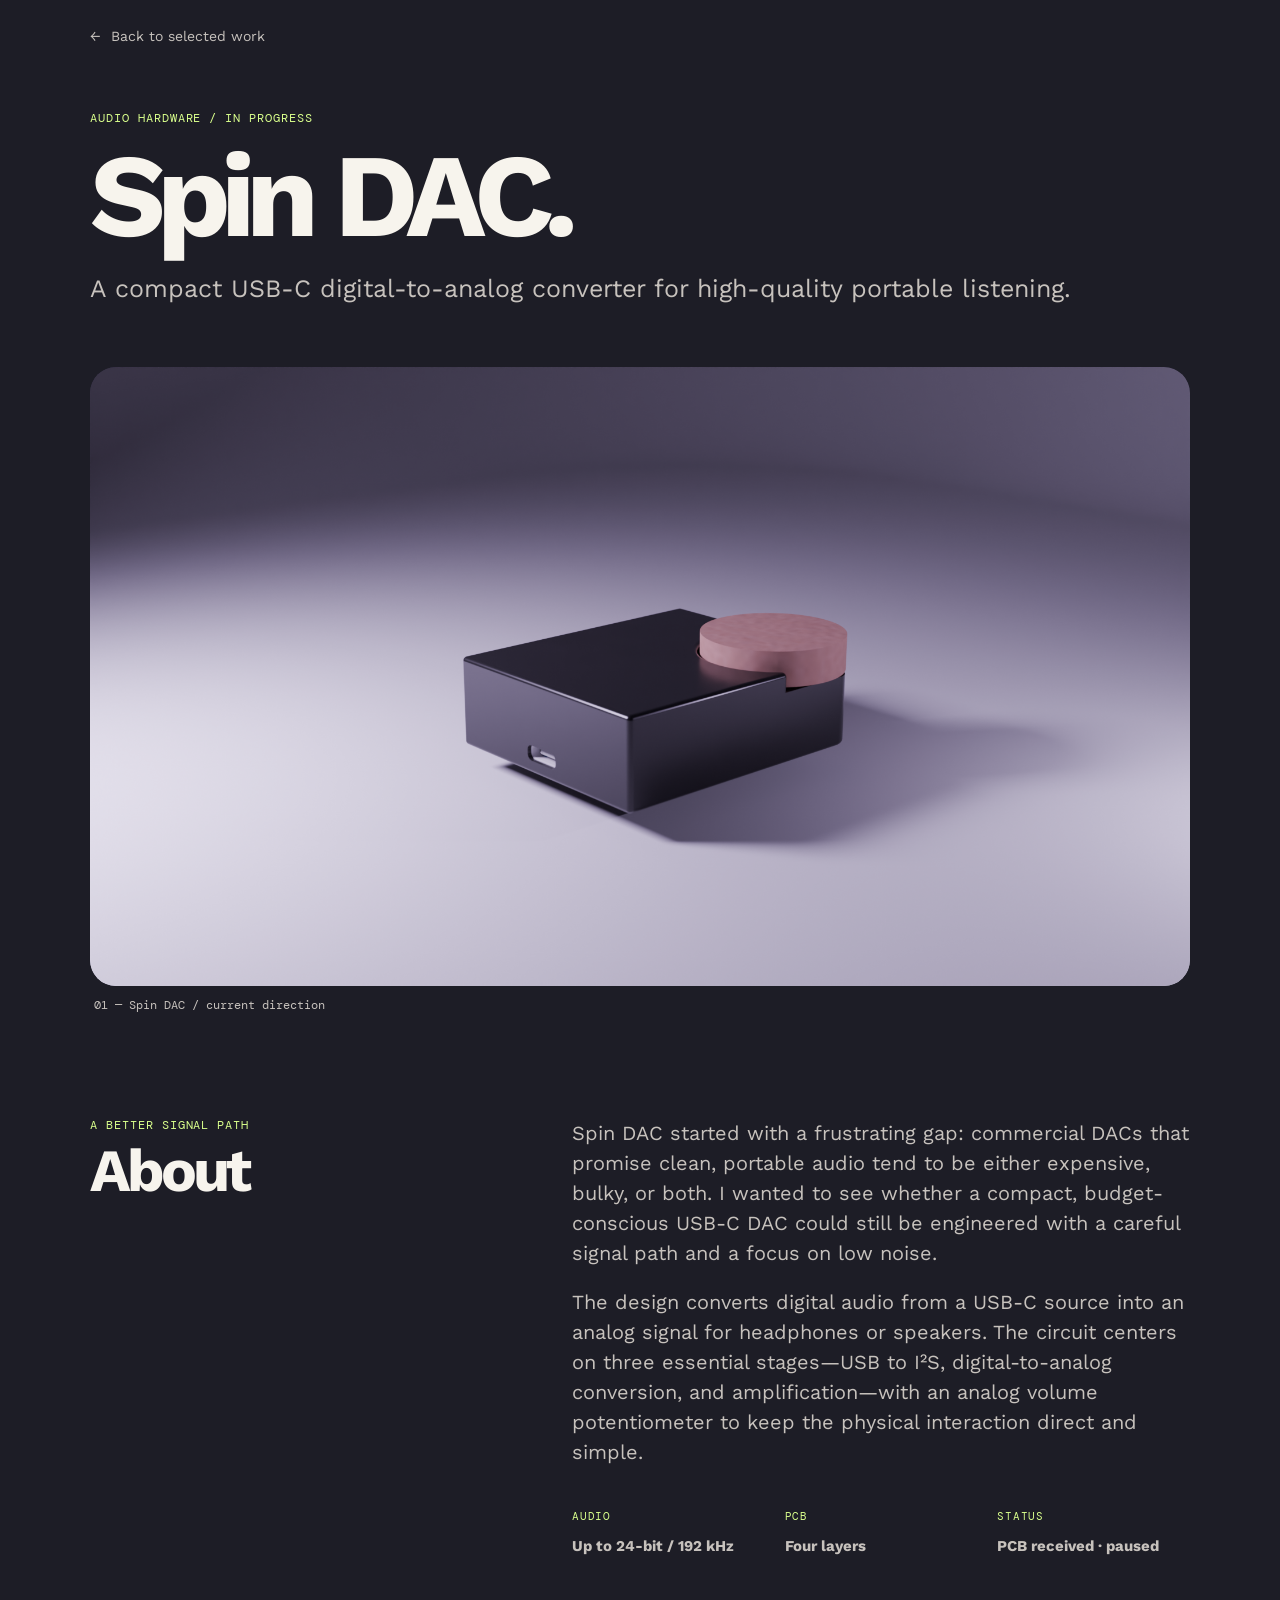
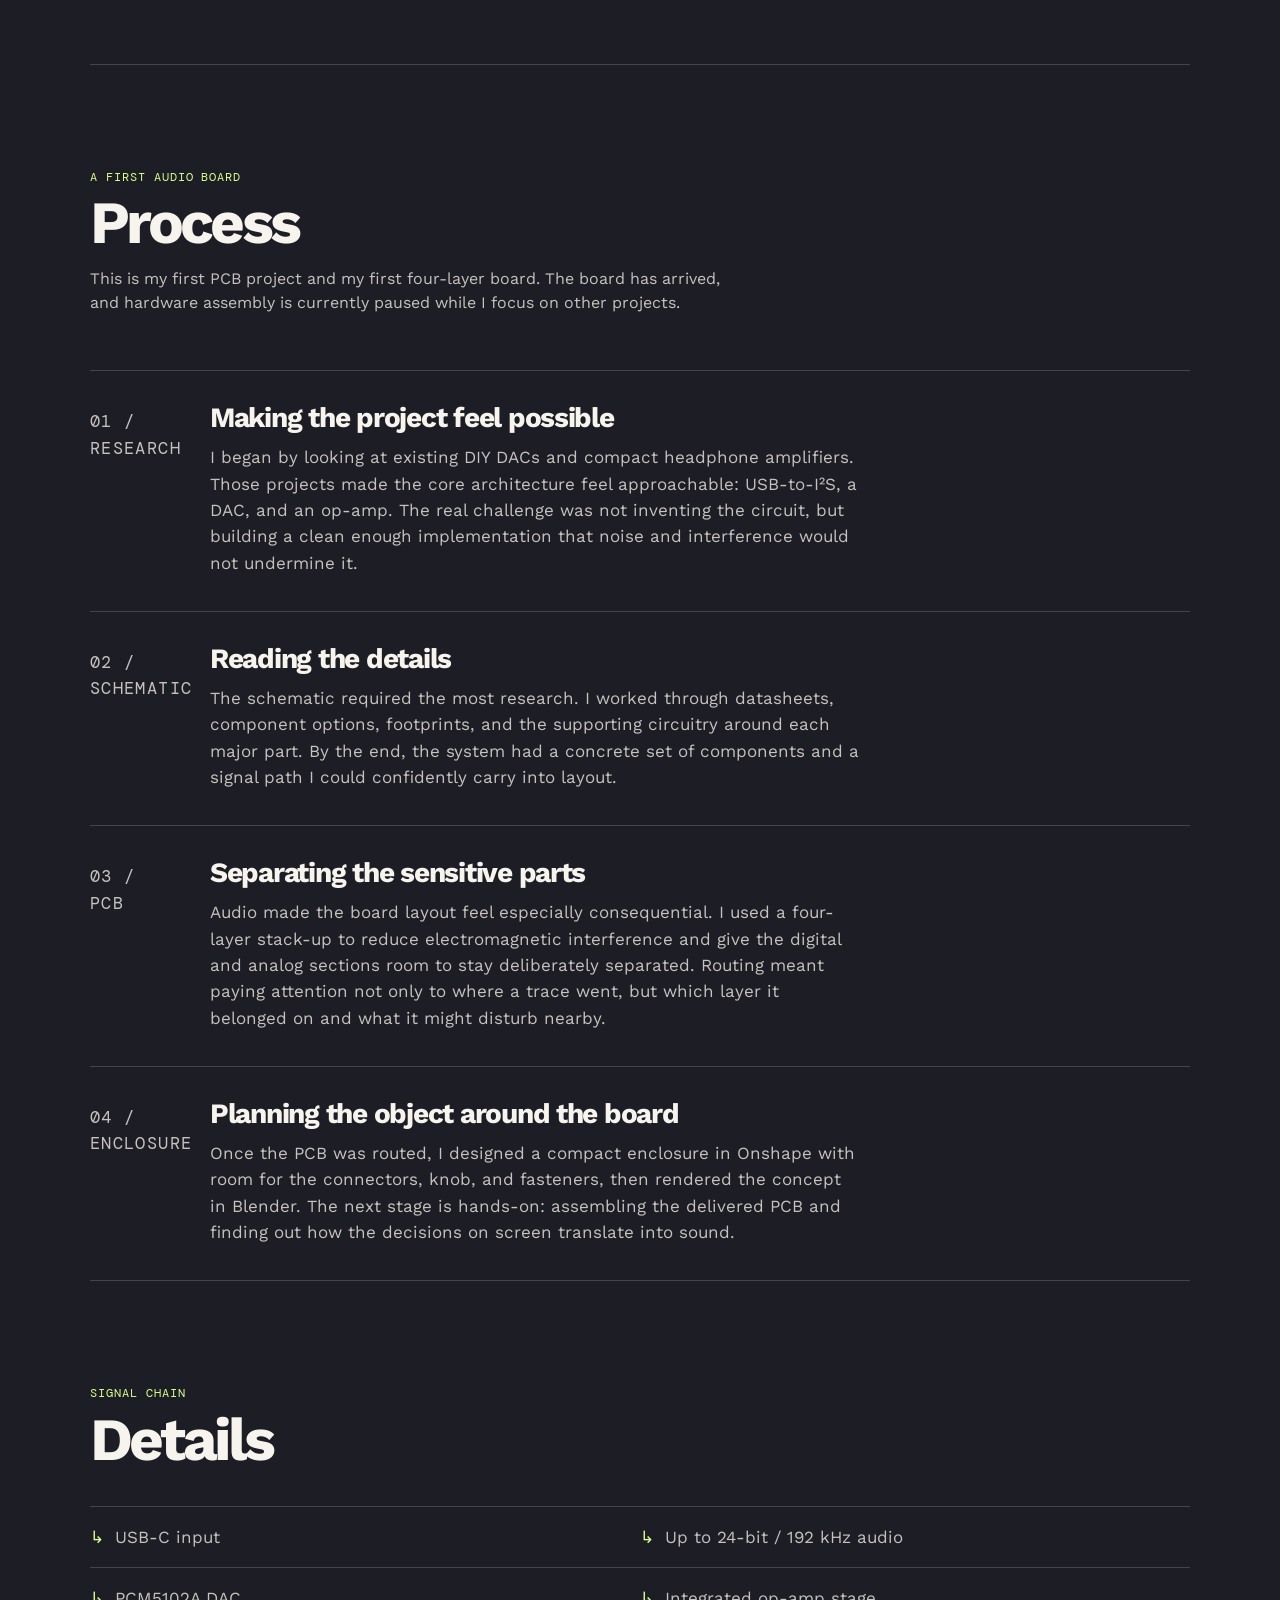
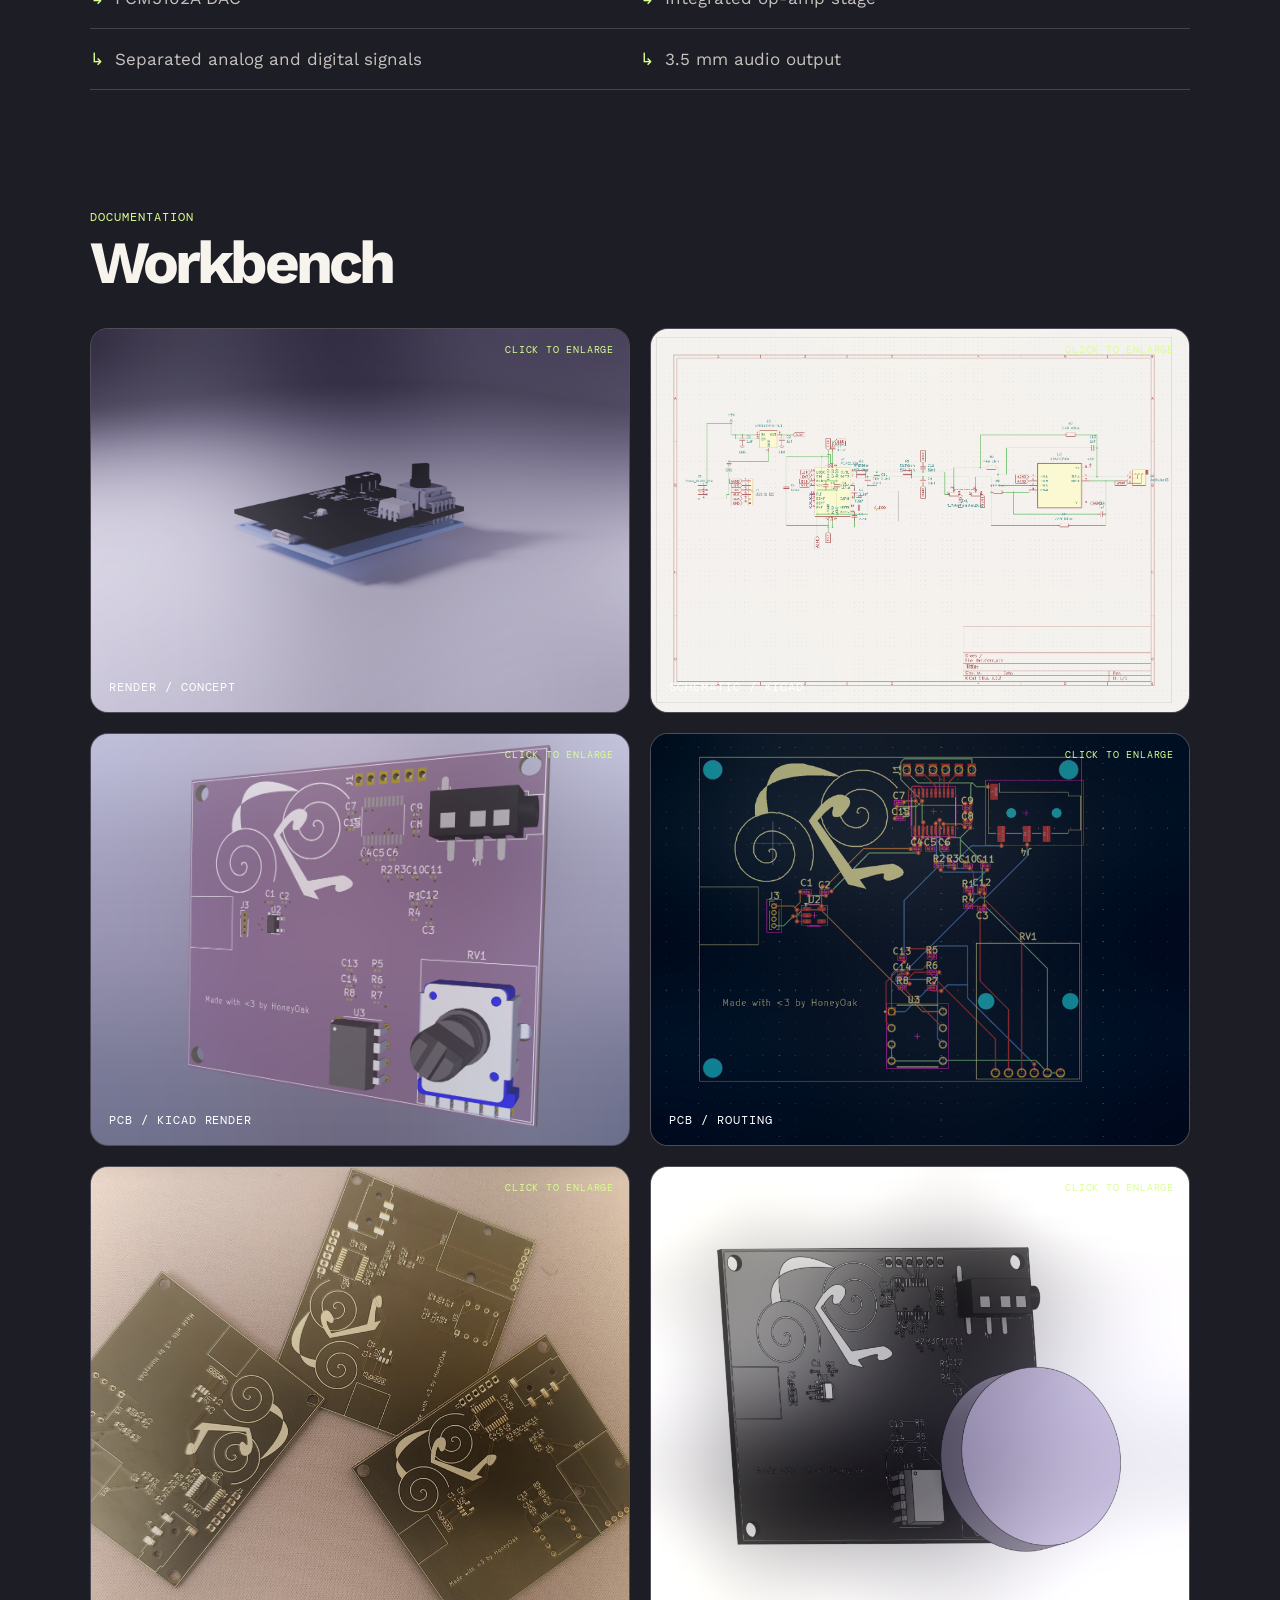
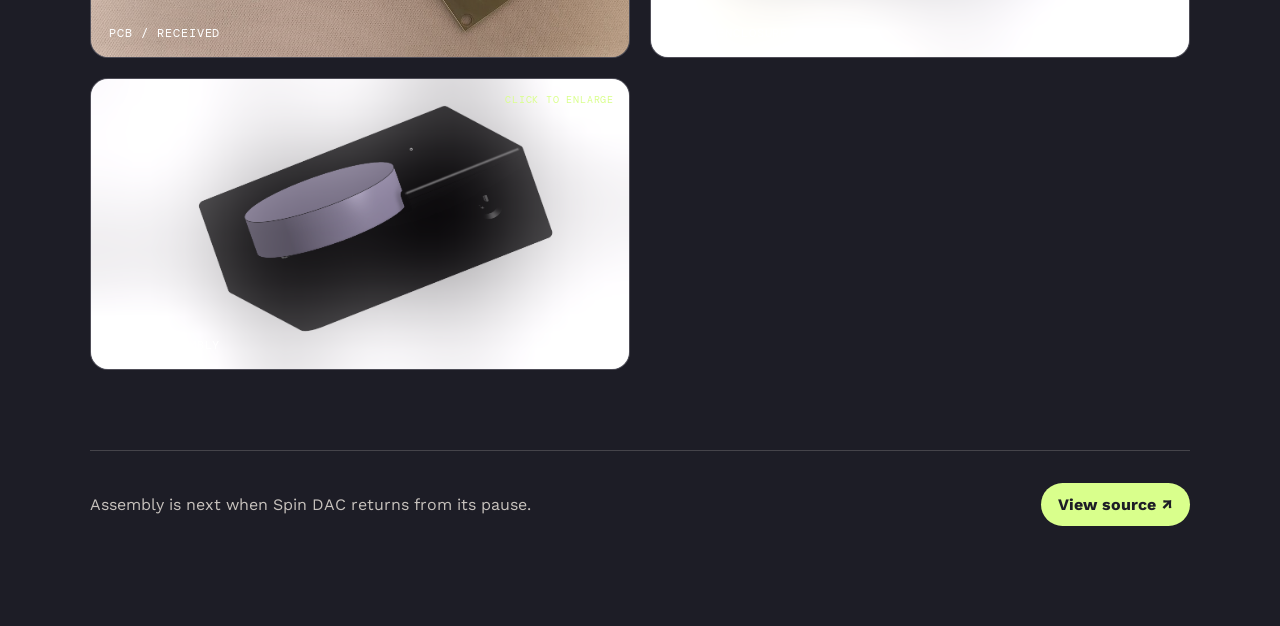
<file: spin-dac.html>
<!DOCTYPE html>
<html lang="en">
<head>
  <meta charset="UTF-8" />
  <meta name="viewport" content="width=device-width, initial-scale=1.0" />
  <title>Spin DAC | design fun</title>
  <meta name="description" content="Spin DAC: a compact USB-C digital-to-analog converter for high-quality portable listening, built on a four-layer board with a PCM5102A DAC." />
  <meta name="theme-color" content="#1d1d26" />
  <link rel="icon" href="favicon.svg" type="image/svg+xml" />
  <meta property="og:type" content="article" />
  <meta property="og:site_name" content="design fun" />
  <meta property="og:title" content="Spin DAC | design fun" />
  <meta property="og:description" content="A compact USB-C digital-to-analog converter for high-quality portable listening." />
  <meta property="og:url" content="https://maker.auroraa.space/spin-dac" />
  <link rel="canonical" href="https://maker.auroraa.space/spin-dac" />
  <meta property="og:image" content="https://maker.auroraa.space/images/spin-dac/spin-dac.png" />
  <meta name="twitter:card" content="summary_large_image" />
  <link rel="preconnect" href="https://fonts.googleapis.com">
  <link rel="preconnect" href="https://fonts.gstatic.com" crossorigin>
  <link href="https://fonts.googleapis.com/css2?family=DM+Mono&family=Work+Sans:wght@400;500;600;700&display=swap" rel="stylesheet">
  <link rel="stylesheet" href="styles.css" />
</head>
<body class="project-page" data-project="spin-dac"><main id="project-detail"></main><script src="script.js"></script></body>
</html>
</file>
<file: styles.css>
:root {
  --ink: #f7f4ed;
  --muted: #c7c2bd;
  --night: #1d1d26;
  --card: #313244;
  --lime: #d9ff8c;
  --line: rgba(247, 244, 237, .18);
}

* {
  box-sizing: border-box;
}

html {
  background: var(--night);
}

body {
  margin: 0;
  min-height: 100vh;
  background: var(--night);
  color: var(--ink);
  font-family: "Work Sans", sans-serif;
}

a {
  color: inherit;
}

.container,
.project-shell {
  width: min(1100px, 92vw);
  margin: 0 auto;
}

.site-header {
  padding: 65px 0 60px;
  max-width: 680px;
}

.eyebrow,
.project-meta,
.section-kicker,
.media-label,
.process-number {
  margin: 0;
  color: var(--lime);
  font: 12px/1.2 "DM Mono", monospace;
  letter-spacing: .08em;
  text-transform: uppercase;
}

h1 {
  font-size: clamp(68px, 12vw, 142px);
  line-height: .77;
  letter-spacing: -.085em;
  margin: 20px 0 36px;
}

h1 em {
  color: var(--lime);
  font-weight: 400;
}

.intro {
  max-width: 470px;
  color: var(--muted);
  font-size: 18px;
  line-height: 1.5;
  margin: 0;
}

.projects-grid {
  display: grid;
  grid-template-columns: repeat(2, minmax(0, 1fr));
  gap: 62px min(10vw, 120px);
  padding-bottom: 100px;
}

.project-card {
  position: relative;
  display: block;
  min-width: 0;
  background: var(--card);
  border-radius: 27px;
  overflow: hidden;
  box-shadow: 5px 4px 7px rgba(0, 0, 0, .45);
  color: white;
  transition: transform .25s ease, box-shadow .25s ease;
}

.project-link {
  display: block;
  color: inherit;
  text-decoration: none;
}

.project-card:hover {
  transform: translateY(-7px);
  box-shadow: 8px 11px 20px rgba(0, 0, 0, .32);
}

.project-link:focus-visible,
.project-text-link:focus-visible,
.icon-button:focus-visible,
.back-link:focus-visible {
  outline: 3px solid var(--lime);
  outline-offset: 4px;
}

.project-image {
  width: 100%;
  aspect-ratio: 489 / 275;
  object-fit: cover;
  display: block;
  border-radius: 0 0 27px 27px;
}

.project-link .blur-frame {
  overflow: hidden;
  border-radius: 0 0 27px 27px;
}

.project-text {
  position: relative;
  min-height: 85px;
  padding: 17px 64px 20px 26px;
  display: flex;
  align-items: baseline;
  flex-wrap: wrap;
  gap: 4px 12px;
}

.project-text-link {
  display: flex;
  align-items: baseline;
  flex-wrap: wrap;
  gap: 4px 12px;
  color: inherit;
  text-decoration: none;
}

.project-title {
  font-size: clamp(26px, 3vw, 34px);
  line-height: 1;
  font-weight: 700;
  letter-spacing: -.05em;
}

.project-description {
  color: var(--muted);
  font-size: 17px;
  line-height: 1.2;
}

.icon-button {
  position: absolute;
  z-index: 1;
  right: 17px;
  top: 50%;
  transform: translateY(-50%);
  width: 39px;
  height: 39px;
  display: grid;
  place-items: center;
  border: 1px solid rgba(255, 255, 255, .3);
  border-radius: 50%;
  background: rgba(29, 29, 38, .75);
  color: white;
  transition: background .2s, color .2s;
}

.icon-button:hover {
  background: var(--lime);
  color: var(--night);
}

.icon-button svg {
  width: 19px;
  height: 19px;
  fill: currentColor;
}

.project-shell {
  padding: 26px 0 100px;
}

.back-link {
  display: inline-flex;
  gap: 10px;
  align-items: center;
  color: var(--muted);
  font-size: 14px;
  text-decoration: none;
}

.back-link:hover {
  color: var(--lime);
}

.project-hero {
  padding: 66px 0 64px;
}

.project-meta {
  margin-bottom: 20px;
}

.project-heading {
  max-width: 820px;
  margin: 0;
  font-size: clamp(55px, 10vw, 118px);
  line-height: .87;
  letter-spacing: -.08em;
}

.project-subtitle {
  color: var(--muted);
  font-size: clamp(18px, 2.5vw, 25px);
  margin: 26px 0 0;
}

.hero-image {
  width: 100%;
  max-height: 620px;
  object-fit: cover;
  display: block;
  border-radius: 26px;
}

.hero-video {
  background: #000;
}

.hero-caption {
  margin: 11px 4px 0;
  color: var(--muted);
  font: 12px "DM Mono", monospace;
}

.overview {
  display: grid;
  grid-template-columns: .8fr 1.2fr;
  gap: 70px;
  padding: 105px 0;
  border-bottom: 1px solid var(--line);
}

.overview h2,
.process-header h2,
.media-section h2 {
  margin: 10px 0 0;
  font-size: clamp(36px, 5vw, 60px);
  letter-spacing: -.065em;
  line-height: .95;
}

.overview-copy {
  color: var(--muted);
  font-size: 20px;
  line-height: 1.5;
}

.overview-copy p {
  margin: 0 0 19px;
}

.facts {
  display: grid;
  grid-template-columns: repeat(3, 1fr);
  gap: 20px;
  margin-top: 42px;
}

.facts span {
  display: block;
  color: var(--lime);
  font: 11px "DM Mono", monospace;
  text-transform: uppercase;
  letter-spacing: .07em;
  margin-bottom: 6px;
}

.facts strong {
  font-size: 15px;
}

.process-section {
  padding: 105px 0;
}

.process-header {
  max-width: 650px;
  margin-bottom: 55px;
}

.process-header p:last-child {
  color: var(--muted);
  line-height: 1.5;
}

.process-log {
  display: grid;
  gap: 0;
  border-top: 1px solid var(--line);
}

.process-entry {
  display: grid;
  grid-template-columns: 90px 1fr;
  gap: 30px;
  padding: 30px 0 35px;
  border-bottom: 1px solid var(--line);
}

.process-entry h3 {
  font-size: 28px;
  letter-spacing: -.045em;
  margin: 0 0 10px;
}

.process-entry p {
  color: var(--muted);
  max-width: 650px;
  font-size: 17px;
  line-height: 1.55;
  margin: 0;
}

.process-number {
  padding-top: 7px !important;
}

.feature-section {
  padding: 0 0 105px;
}

.feature-section h2 {
  margin: 10px 0 38px;
  font-size: clamp(36px, 5vw, 60px);
  letter-spacing: -.065em;
  line-height: .95;
}

.feature-list {
  display: grid;
  grid-template-columns: repeat(2, minmax(0, 1fr));
  border-top: 1px solid var(--line);
}

.feature-list span {
  padding: 20px 18px 20px 0;
  color: var(--muted);
  border-bottom: 1px solid var(--line);
  font-size: 17px;
}

.feature-list span::before {
  content: "↳";
  color: var(--lime);
  margin-right: 11px;
}

.media-section {
  padding-top: 15px;
}

.media-grid {
  display: grid;
  grid-template-columns: 1.25fr .75fr;
  gap: 20px;
  margin-top: 37px;
}

.media-tile {
  position: relative;
  min-height: 260px;
  margin: 0;
  overflow: hidden;
  border-radius: 18px;
  background: #292a37;
  border: 1px solid var(--line);
}

.media-tile.large {
  grid-row: span 2;
  min-height: 540px;
}

.media-tile img {
  width: 100%;
  height: 100%;
  object-fit: cover;
  opacity: .62;
}

.media-tile::after {
  content: "click to enlarge";
  position: absolute;
  top: 14px;
  right: 15px;
  color: var(--lime);
  font: 10px "DM Mono", monospace;
  letter-spacing: .08em;
  text-transform: uppercase;
  pointer-events: none;
}

.media-label {
  position: absolute;
  z-index: 1;
  bottom: 17px;
  left: 18px;
  color: white;
}

.case-cta {
  margin-top: 80px;
  padding: 32px 0 0;
  border-top: 1px solid var(--line);
  display: flex;
  justify-content: space-between;
  gap: 24px;
  align-items: center;
}

.case-cta p {
  color: var(--muted);
  margin: 0;
}

.repo-link {
  display: inline-flex;
  align-items: center;
  gap: 9px;
  padding: 12px 17px;
  background: var(--lime);
  color: var(--night);
  text-decoration: none;
  font-weight: 700;
  border-radius: 99px;
  white-space: nowrap;
}

.repo-link svg {
  width: 18px;
  height: 18px;
  fill: currentColor;
}

.zoomable {
  position: relative;
  display: block;
  width: 100%;
  height: 100%;
  min-height: inherit;
  padding: 0;
  border: 0;
  background: transparent;
  color: inherit;
  cursor: zoom-in;
  overflow: hidden;
}

.zoomable img {
  transition: transform .3s ease, opacity .3s ease;
}

.zoomable:hover img {
  transform: scale(1.035);
  opacity: .78;
}

.zoomable:focus-visible {
  outline: 3px solid var(--lime);
  outline-offset: -3px;
}

.hero-zoom {
  border-radius: 26px;
}

.zoom-hint {
  position: absolute;
  right: 18px;
  bottom: 18px;
  z-index: 1;
  padding: 8px 11px;
  border-radius: 99px;
  background: rgba(29, 29, 38, .76);
  color: var(--ink);
  font: 11px "DM Mono", monospace;
  opacity: 0;
  transform: translateY(4px);
  transition: opacity .2s, transform .2s;
}

.hero-zoom:hover .zoom-hint,
.hero-zoom:focus-visible .zoom-hint {
  opacity: 1;
  transform: translateY(0);
}

.onshape-link {
  display: inline-block;
  margin-top: 20px;
  color: var(--lime);
  font: 13px "DM Mono", monospace;
  text-underline-offset: 4px;
}

.lightbox {
  width: min(1200px, 94vw);
  max-height: 92vh;
  padding: 0;
  border: 0;
  background: transparent;
  overflow: visible;
}

.lightbox::backdrop {
  background: rgba(10, 10, 15, .9);
  backdrop-filter: blur(6px);
}

.lightbox img {
  display: block;
  max-width: 100%;
  max-height: 88vh;
  margin: 0 auto;
  border-radius: 10px;
  background-size: cover;
  background-position: center;
}

.lightbox-close {
  position: fixed;
  top: 22px;
  right: 28px;
  width: 42px;
  height: 42px;
  border: 1px solid rgba(255, 255, 255, .35);
  border-radius: 50%;
  background: rgba(29, 29, 38, .86);
  color: white;
  font-size: 30px;
  line-height: 1;
  cursor: pointer;
}

.lightbox-close:hover {
  background: var(--lime);
  color: var(--night);
}

.hero-figure {
  margin: 0;
}

.spin-media,
.fracley-media,
.crossitron-media {
  grid-template-columns: repeat(2, minmax(0, 1fr));
}

.blur-frame {
  display: block;
  background-size: cover;
  background-position: center;
  background-color: #292a37;
}

.blur-frame .blur-img,
.zoomable .blur-img,
.lightbox .blur-img {
  opacity: 0;
  transition: opacity .45s ease, transform .3s ease;
}

.blur-frame .blur-img.is-loaded,
.zoomable .blur-img.is-loaded,
.lightbox .blur-img.is-loaded {
  opacity: var(--loaded-opacity, 1);
}

.media-tile .zoomable {
  --loaded-opacity: .62;
}

.zoomable:hover .blur-img.is-loaded {
  opacity: .78;
}

@media (max-width: 700px) {
  .site-header {
    padding: 43px 0 45px;
  }

  .projects-grid {
    grid-template-columns: 1fr;
    gap: 38px;
  }

  .project-shell {
    padding-top: 22px;
  }

  .project-hero {
    padding: 52px 0 45px;
  }

  .overview {
    grid-template-columns: 1fr;
    gap: 28px;
    padding: 70px 0;
  }

  .facts {
    gap: 12px;
  }

  .process-section,
  .feature-section {
    padding-bottom: 70px;
  }

  .process-section {
    padding-top: 70px;
  }

  .feature-list {
    grid-template-columns: 1fr;
  }

  .process-entry {
    grid-template-columns: 1fr;
    gap: 8px;
  }

  .process-number {
    padding-top: 0 !important;
  }

  .media-grid {
    grid-template-columns: 1fr;
  }

  .media-tile.large {
    grid-row: auto;
    min-height: 360px;
  }

  .media-tile {
    min-height: 220px;
  }

  .case-cta {
    align-items: flex-start;
    flex-direction: column;
    margin-top: 55px;
  }
}
</file>
